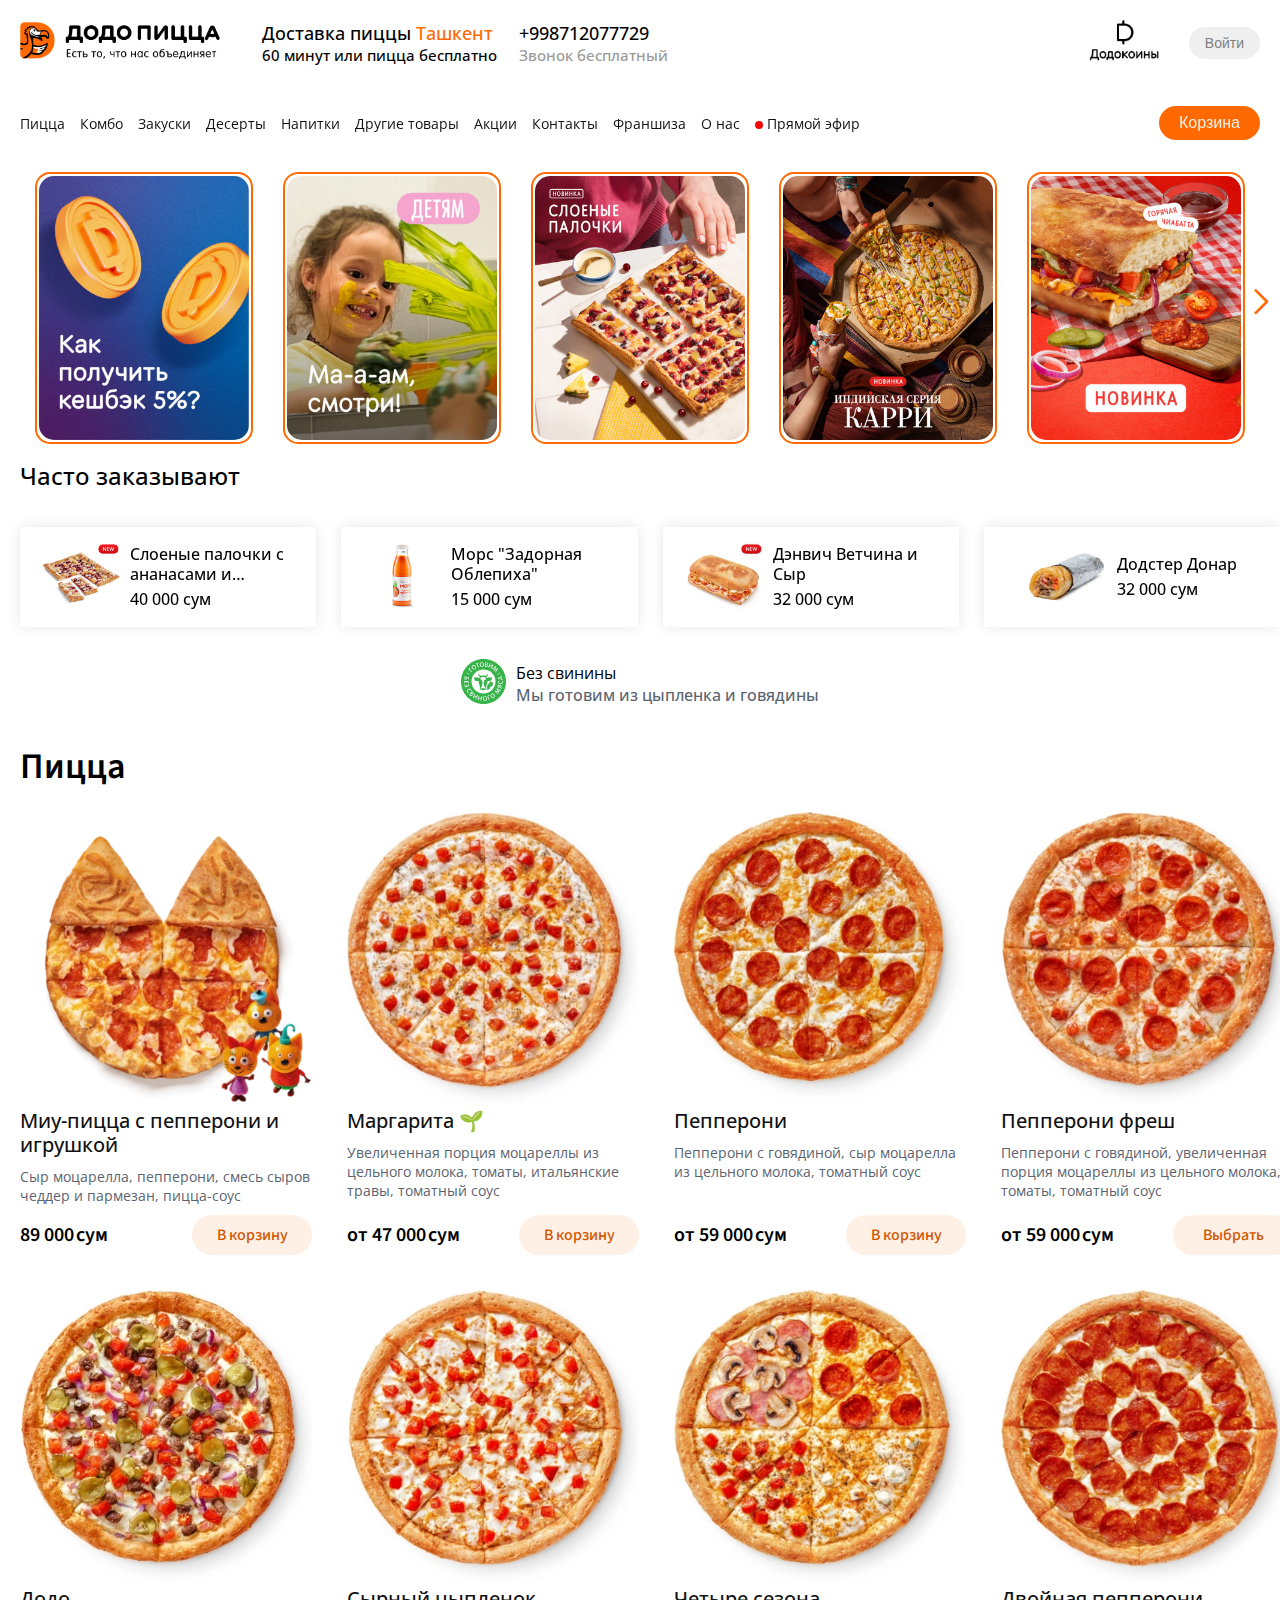
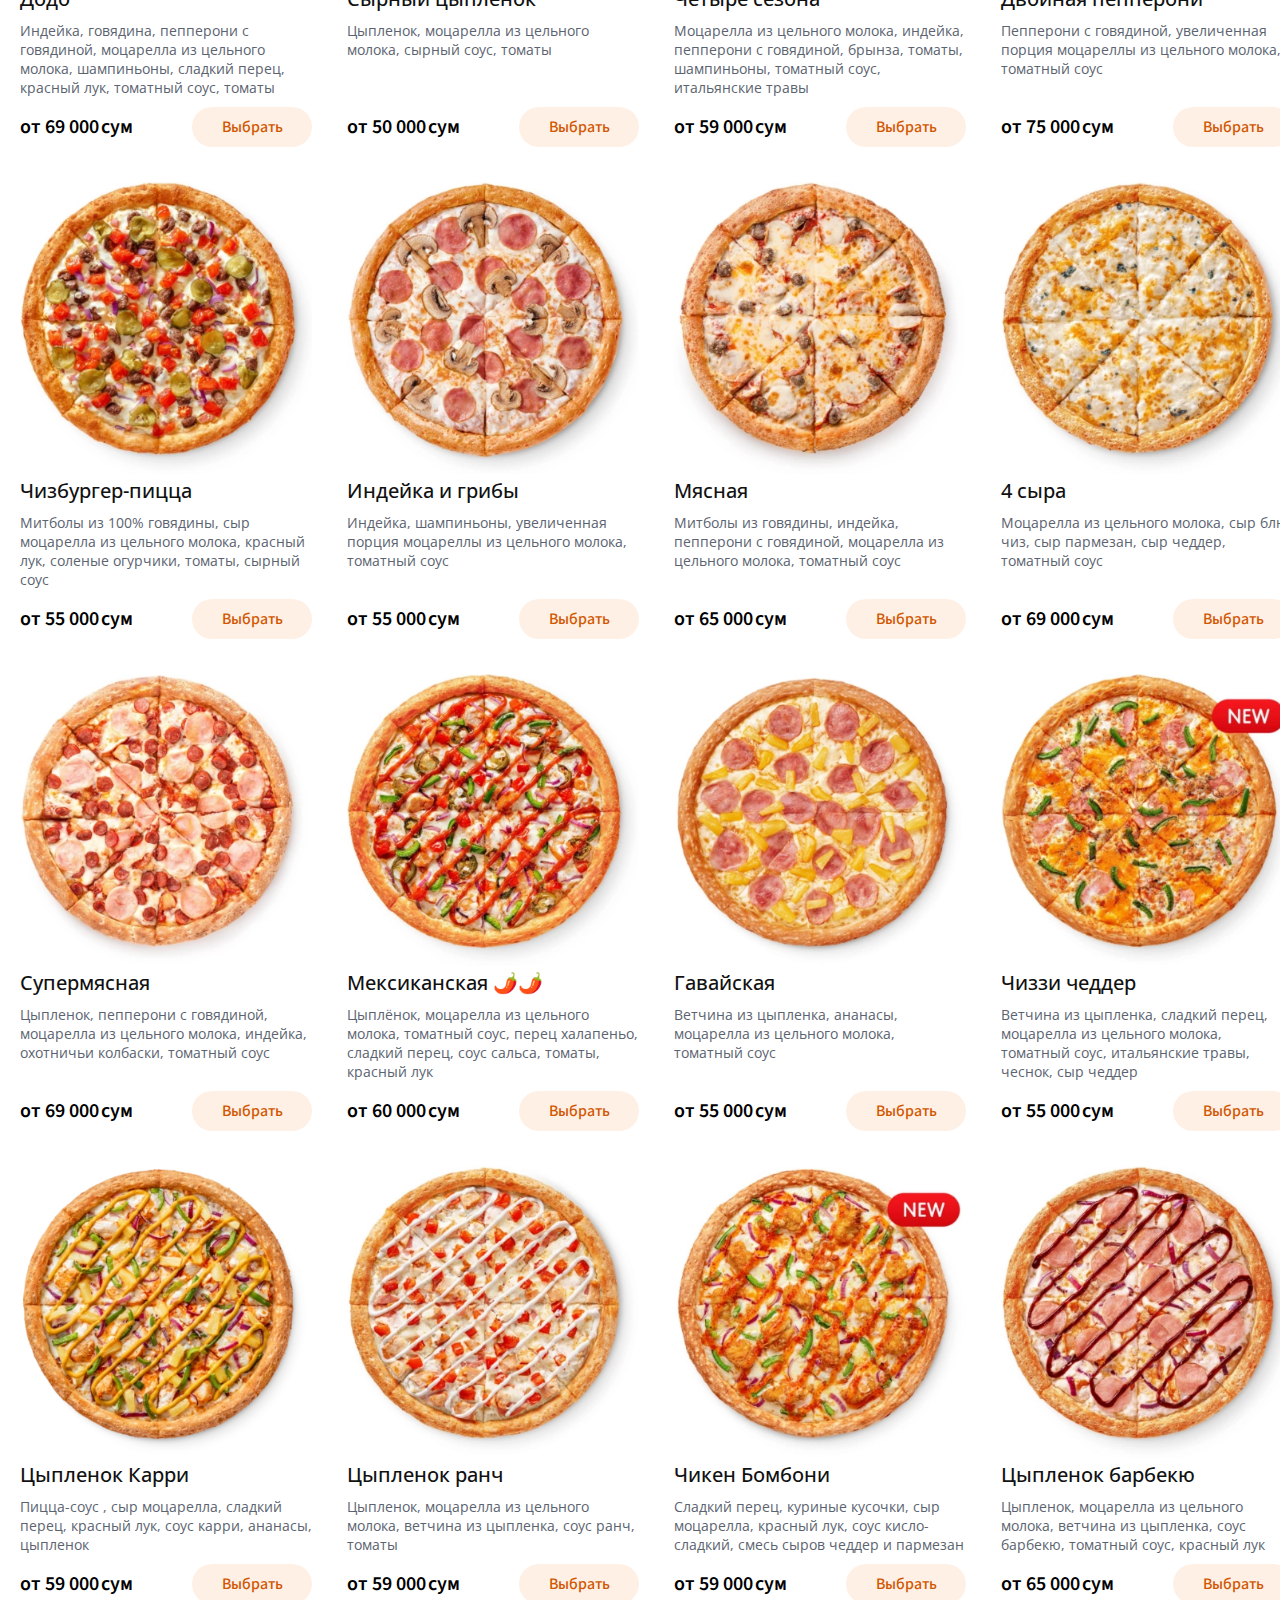
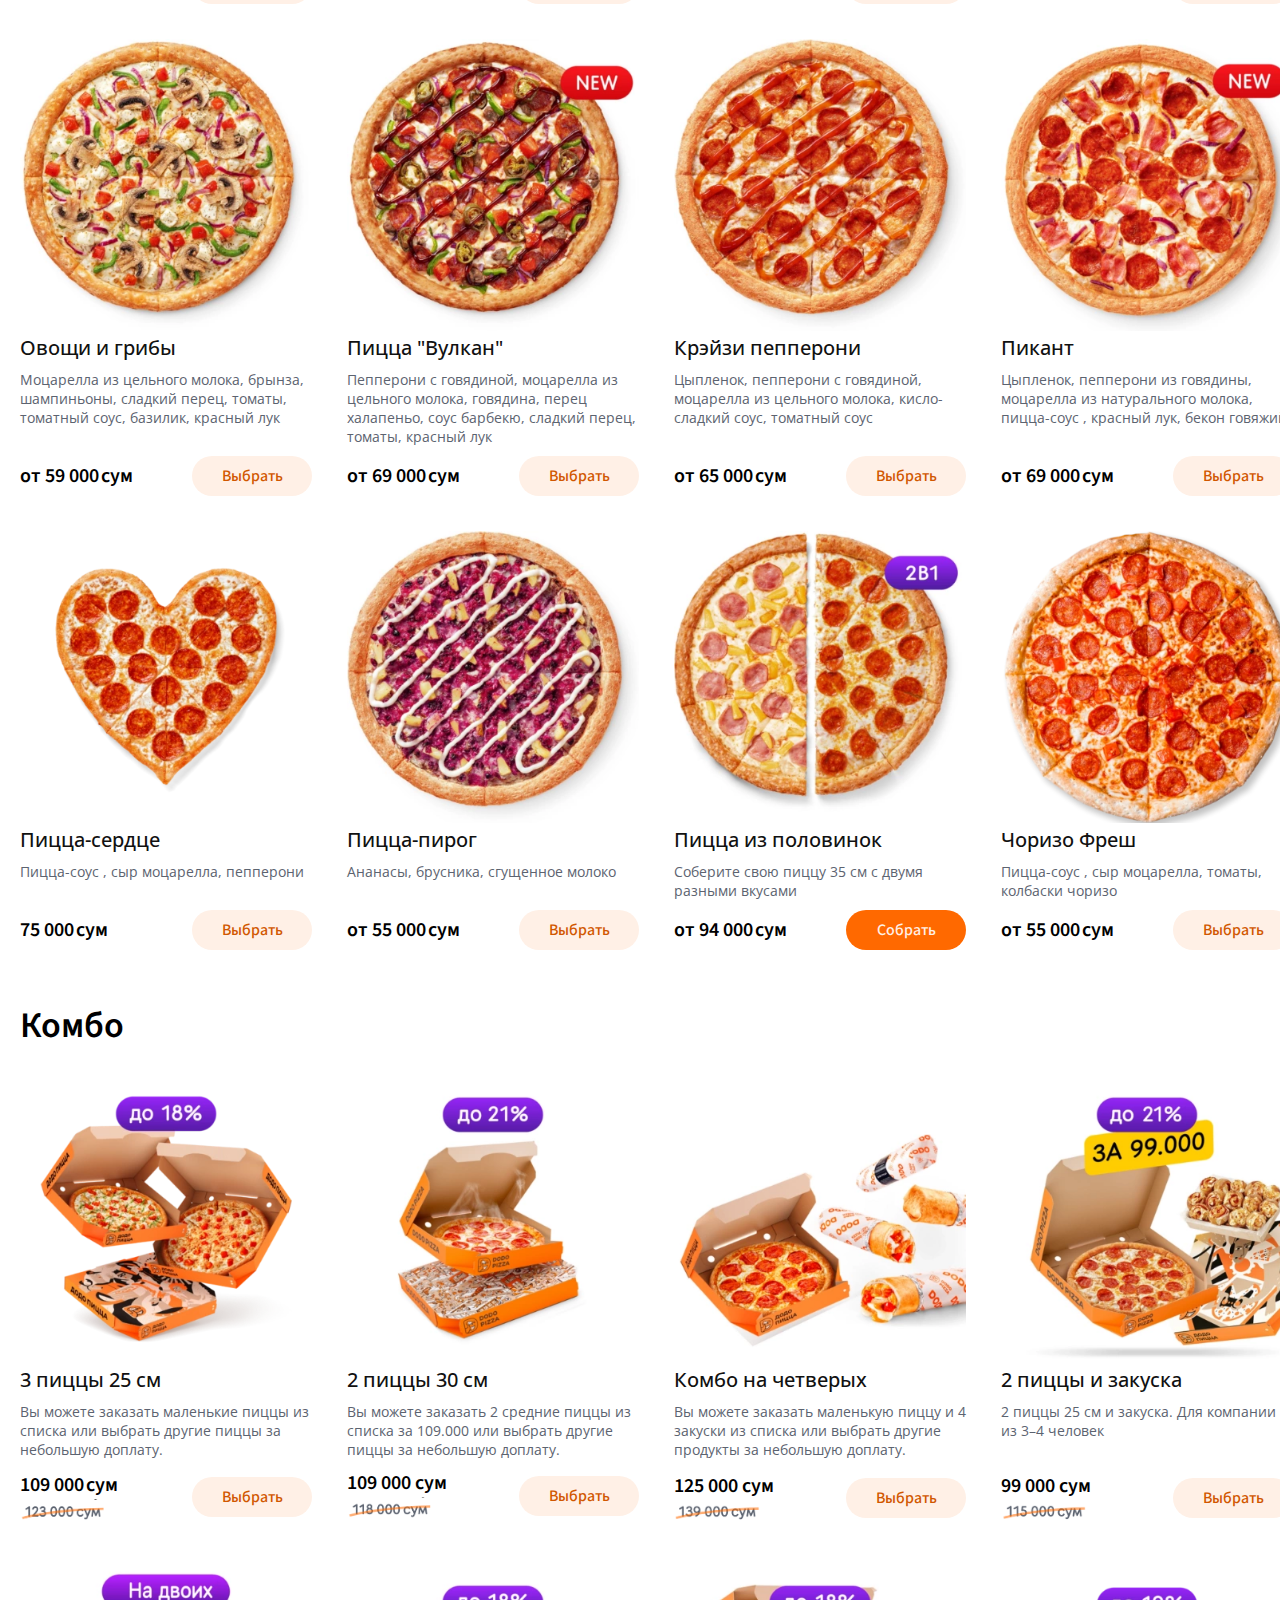
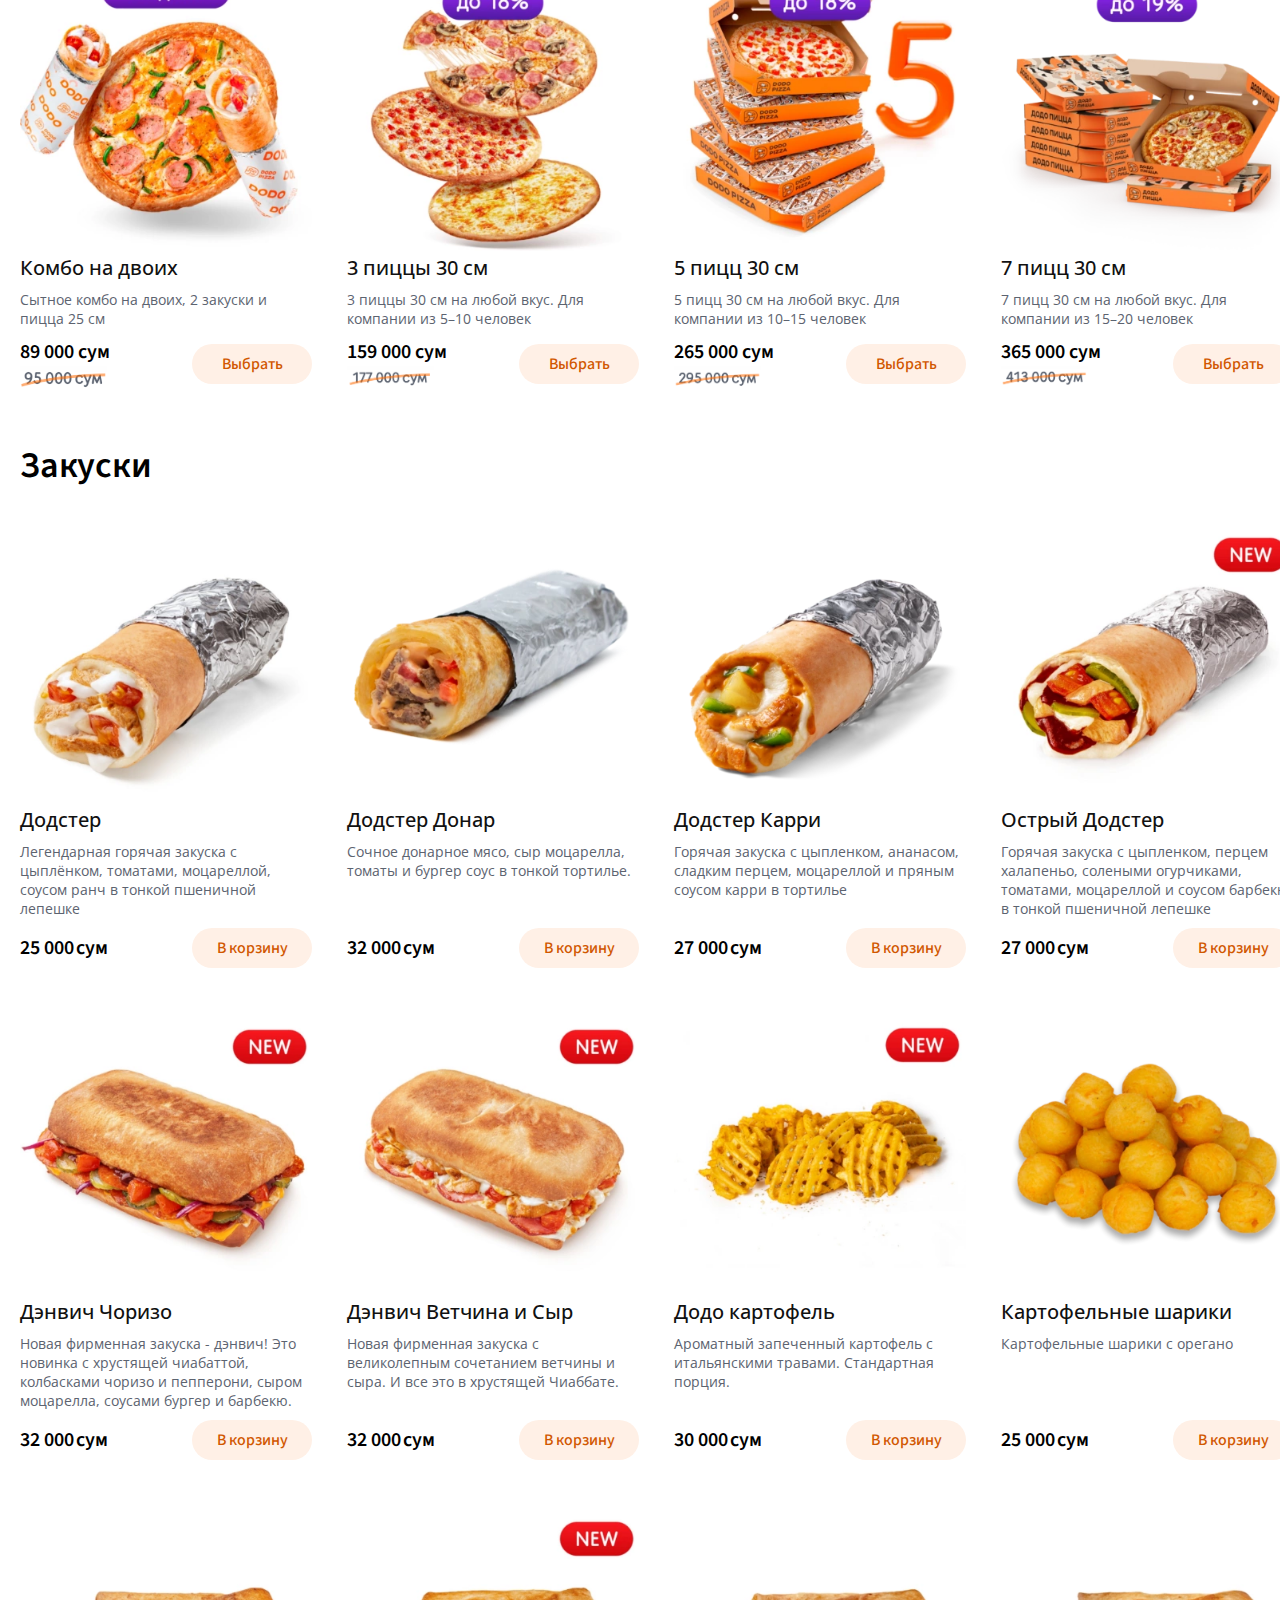
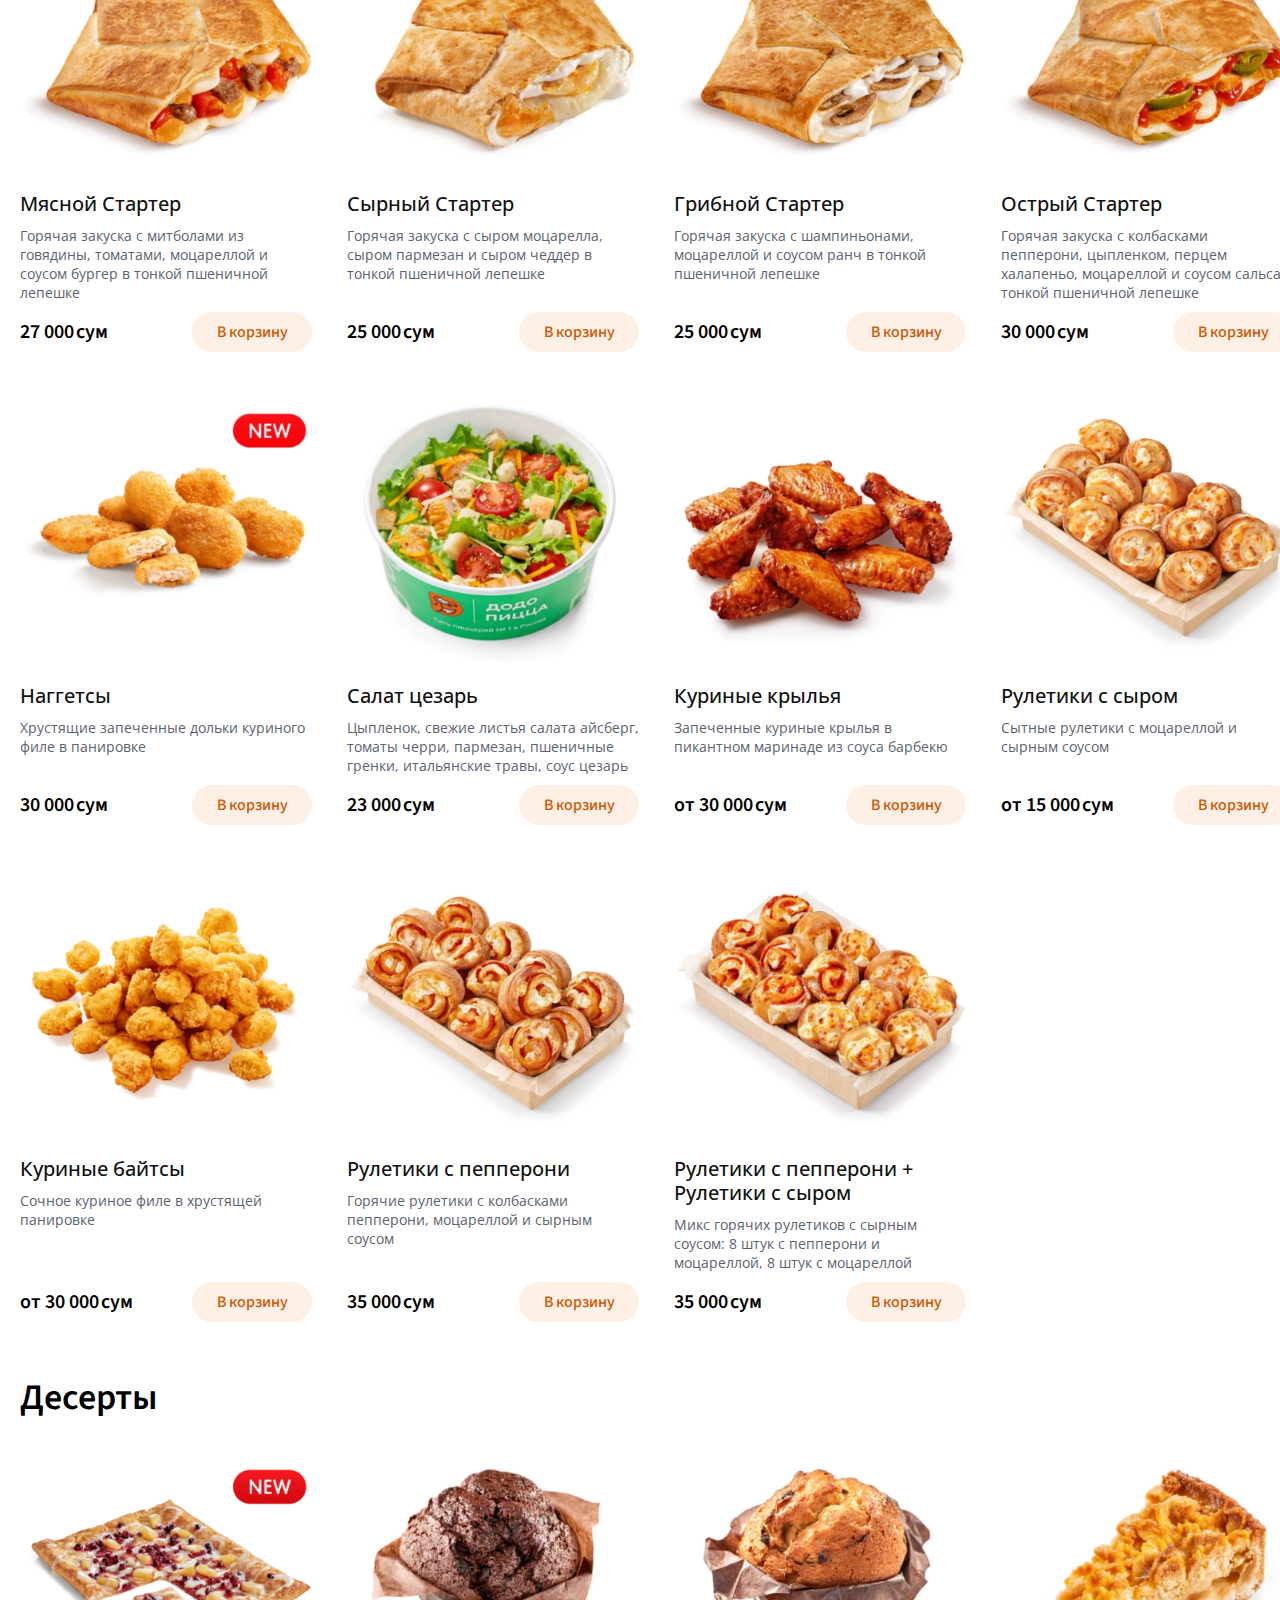
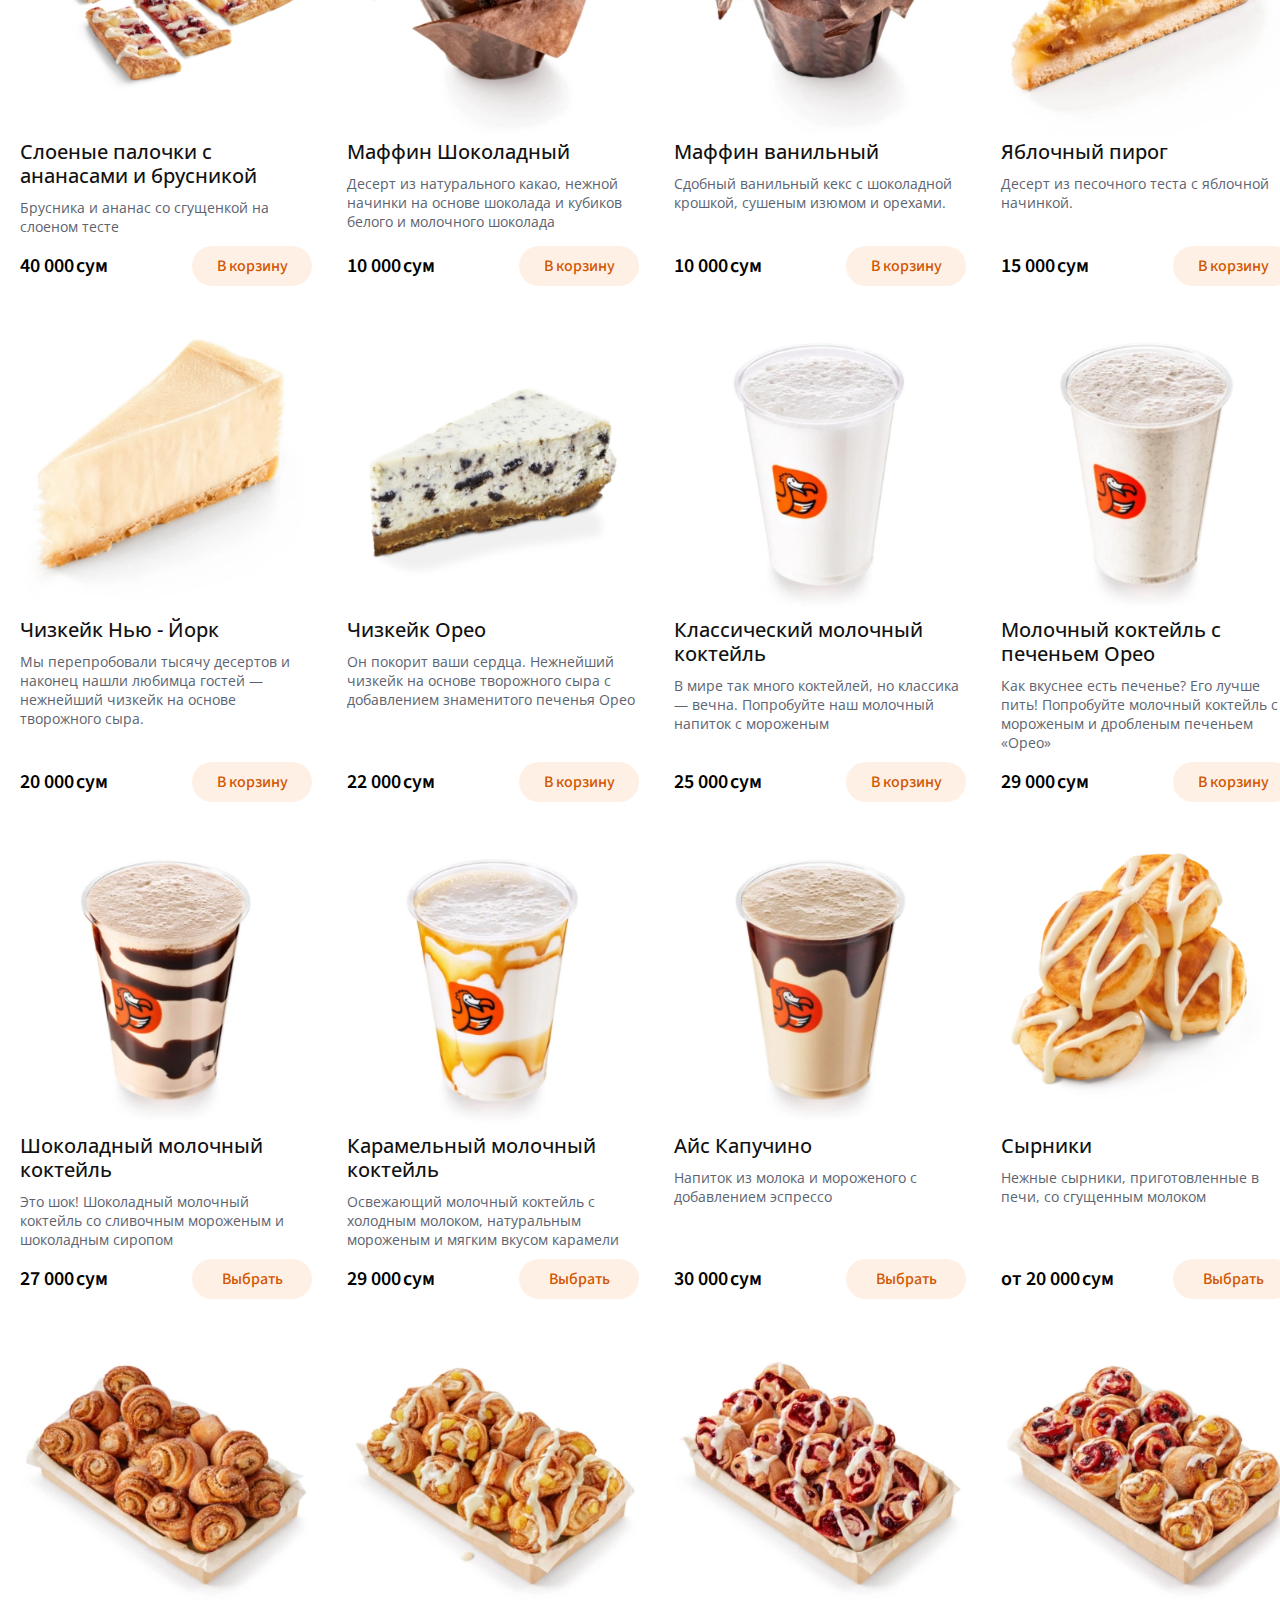
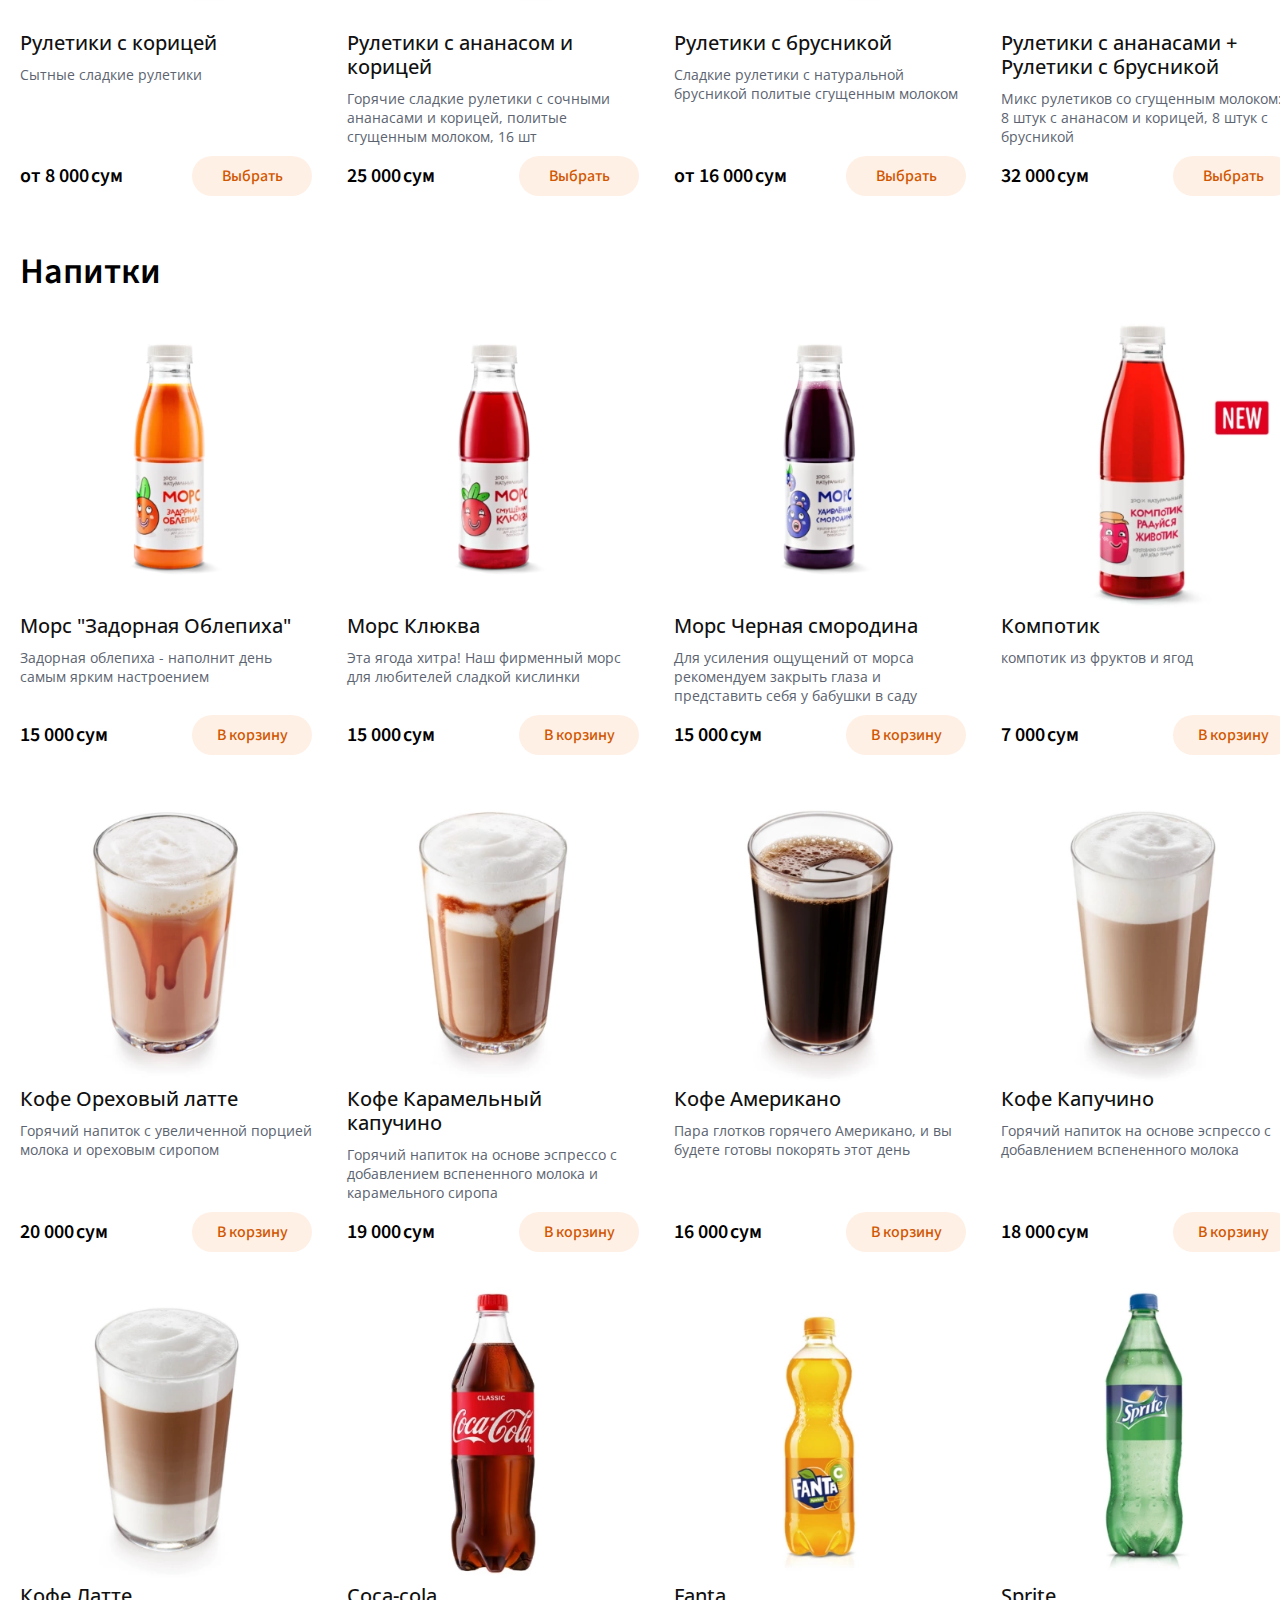
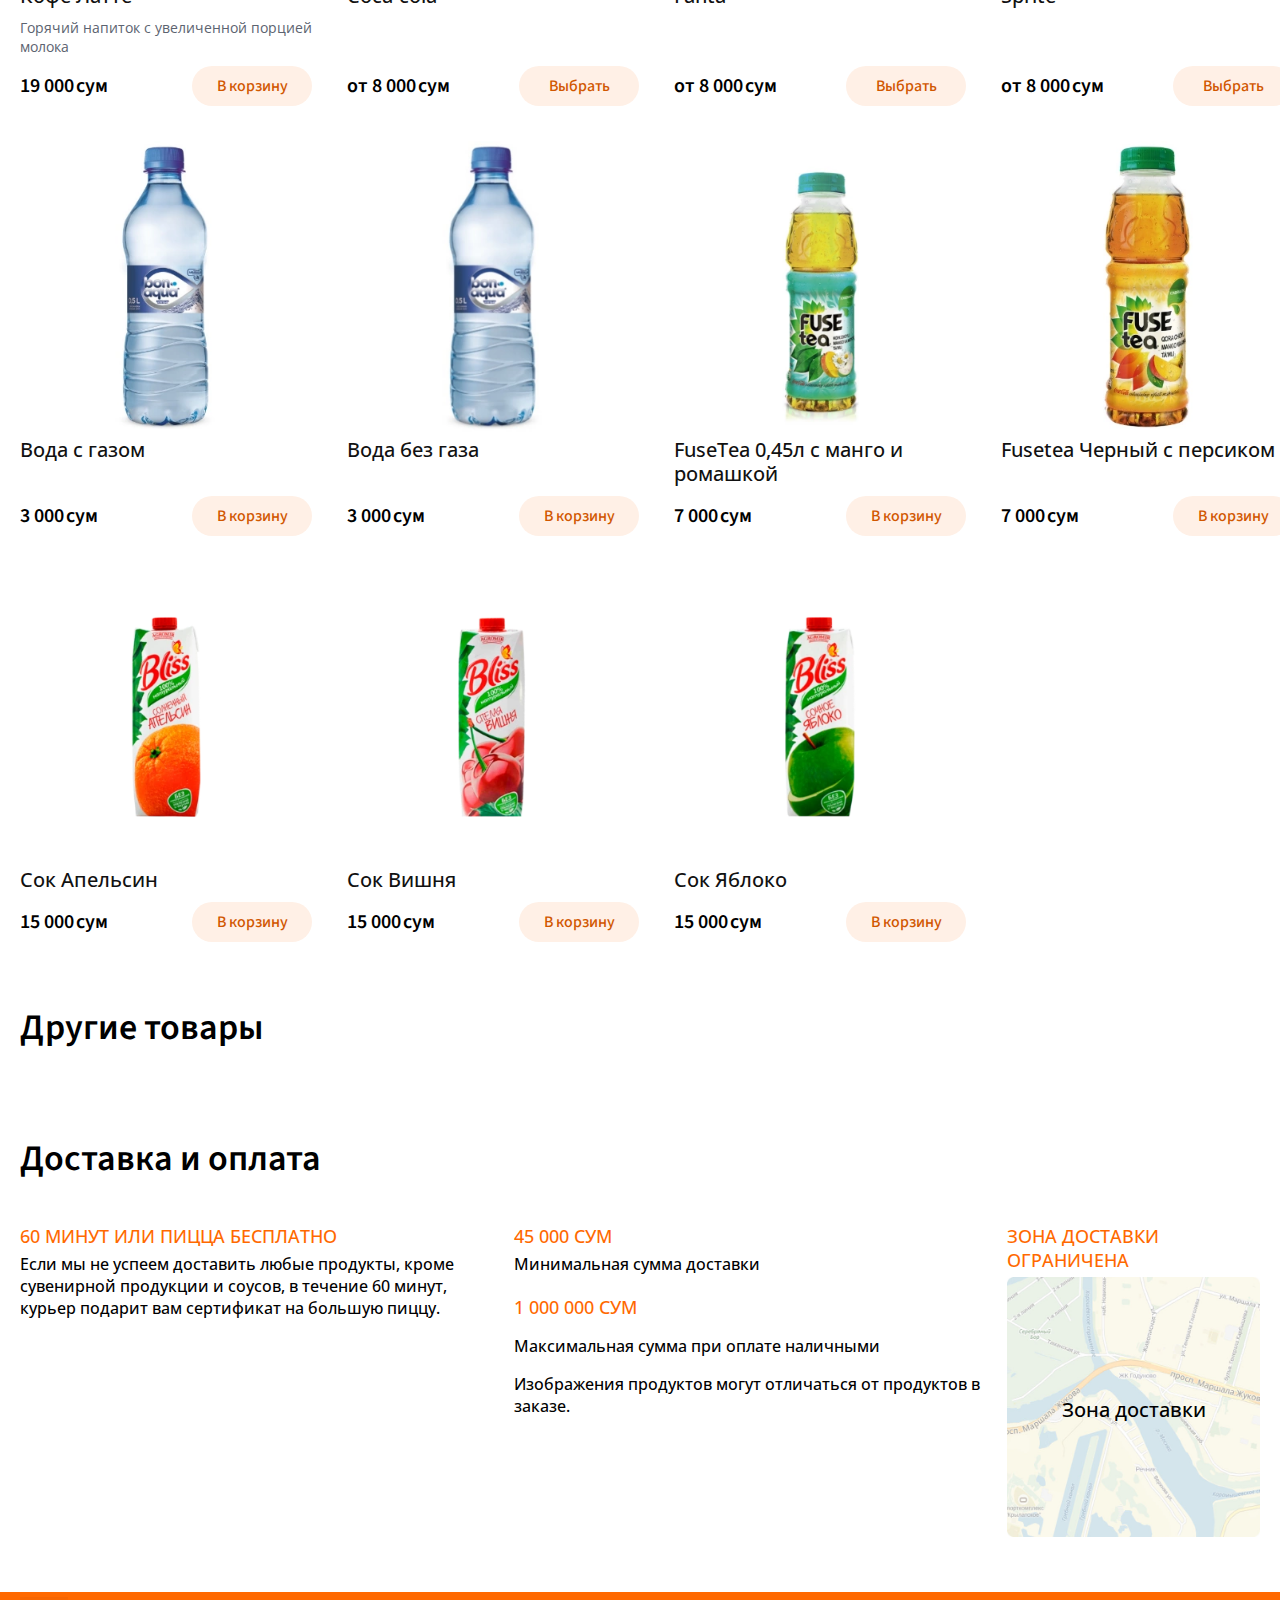
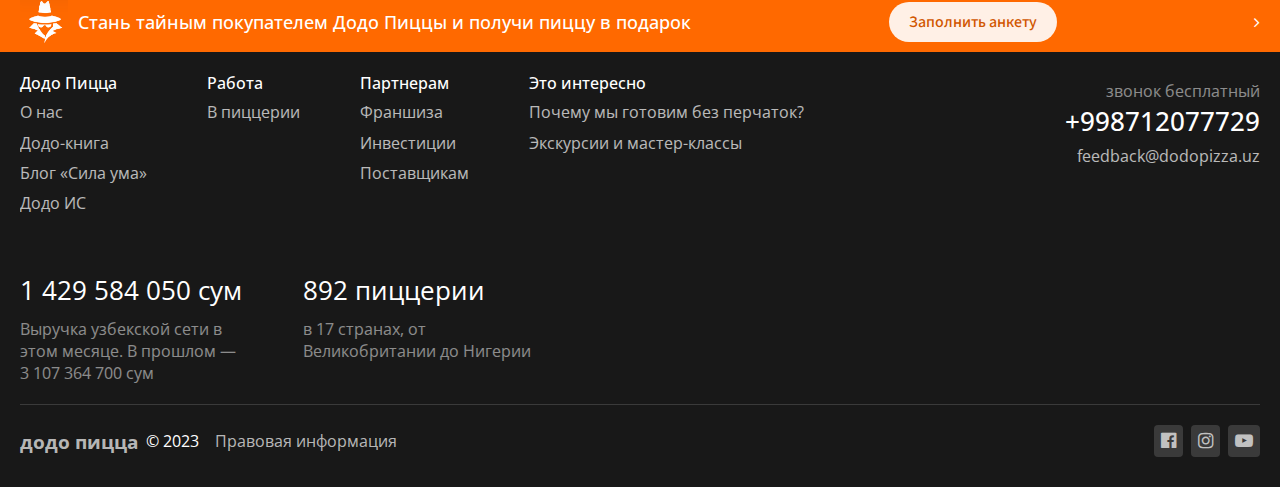
<file: index.html>
<!DOCTYPE html>
<html lang="en">

<head>
    <meta charset="UTF-8">
    <meta http-equiv="X-UA-Compatible" content="IE=edge">
    <meta name="viewport" content="width=device-width, initial-scale=1.0">
    <title>🍕 Додо Пицца Ташкент | Доставка пиццы за 60 минут или бесплатно</title>
    <!-- CSS -->
    <link rel="stylesheet" href="./css/main.css">
    <!-- fonts -->
    <link rel="preconnect" href="https://fonts.googleapis.com">
    <link rel="preconnect" href="https://fonts.gstatic.com" crossorigin>
    <link
        href="https://fonts.googleapis.com/css2?family=Open+Sans:ital,wght@0,300;0,400;0,500;0,600;0,700;0,800;1,300;1,400;1,500;1,600;1,700;1,800&family=Source+Sans+Pro:ital,wght@0,200;0,300;0,400;0,600;0,700;0,900;1,200;1,300;1,400;1,600;1,700;1,900&display=swap"
        rel="stylesheet">
    <!-- ICONS -->
    <link rel="stylesheet" href="./icons/font-awesome-4.7.0/css/font-awesome.min.css">
    <!-- SWIPER -->
    <link rel="stylesheet" href="https://cdn.jsdelivr.net/npm/swiper@8/swiper-bundle.min.css" />
</head>

<body>
    <!-- HEADER -->
    <header class="header">
        <div class="container">
            <div class="header-block">
                <div class="header__left">
                    <a class="header-left__logo" href="#">
                        <img class="header-logo__img" src="./img/dodo-logo/logo.PNG" alt="logo">
                    </a>
                    <div class="header__about">
                        <h3 class="header__about-title">
                            Доставка пиццы <a class="header__about-link" href="#">Ташкент</a>
                        </h3>
                        <p class="header__about-desc">
                            60 минут или пицца бесплатно
                        </p>
                    </div>
                    <div class="header__contact">
                        <h3 class="header__contact-tel">
                            +998712077729
                        </h3>
                        <p class="header__contact-info">
                            Звонок бесплатный
                        </p>
                    </div>
                </div>
                <button class="header-right__burger"><i class="fa fa-bars fa-2x" aria-hidden="true"></i></button>
                <div class="header__right">       
                    <a href="#" class="header-right__logo">
                        <img src="./img/dodo-coin/coin.PNG" alt="logo">
                    </a>
                    <button class="header-right__btn">
                        Войти
                    </button>
                </div>
            </div>
        </div>
    </header>
    <!-- NAV-MENU -->
    <nav class="menu">
        <div class="container">
            <div class="menu-block">
                <ul class="menu__items">
                    <li class="menu__item">
                        <a href="#pizza" class="menu-link" tabindex="1">Пицца</a>
                    </li>
                    <li class="menu__item">
                        <a href="#combo" class="menu-link" tabindex="2">Комбо</a>
                    </li>
                    <li class="menu__item">
                        <a href="#snack" class="menu-link">Закуски</a>
                    </li>
                    <li class="menu__item">
                        <a href="#deserts" class="menu-link">Десерты</a>
                    </li>
                    <li class="menu__item">
                        <a href="#drinks" class="menu-link">Напитки</a>
                    </li>
                    <li class="menu__item">
                        <a href="#other" class="menu-link">Другие товары</a>
                    </li>
                    <li class="menu__item none">
                        <a href="./stocks.html" class="menu-link">Акции</a>
                    </li>
                    <li class="menu__item none">
                        <a href="./contacts.html" class="menu-link">Контакты</a>
                    </li>
                    <li class="menu__item none">
                        <a href="#" class="menu-link">Франшиза</a>
                    </li>
                    <li class="menu__item none">
                        <a href="#" class="menu-link">О нас</a>
                    </li>
                    <li class="menu__item none">
                        <a href="#" class="menu-link">Прямой эфир</a>
                    </li>
                </ul>
                <button class="menu-btn">
                    Корзина
                </button>
            </div>
        </div>
    </nav>
    <section class="banner">
        <div class="container">
        <div class="banner-block">
            <div class="swiper banner__swiper">
                <div class="swiper-wrapper banner-wrapper">
                    <div class="swiper-slide banner__slide">
                        <div class="banner__img">
                            <img src="./img/banner/logo-350x440.jpg" alt="img">
                        </div>
                    </div>
                    <div class="swiper-slide banner__slide">
                        <div class="banner__img">
                            <img src="./img/banner/logo-350x440 (1).jpg" alt="img">
                        </div>
                    </div>
                    <div class="swiper-slide banner__slide">
                        <div class="banner__img">
                            <img src="./img/banner/logo-350x440 (2).jpg" alt="img">
                        </div>
                    </div>
                    <div class="swiper-slide banner__slide">
                        <div class="banner__img">
                            <img src="./img/banner/logo-350x440 (3).jpg" alt="img">
                        </div>
                    </div>
                    <div class="swiper-slide banner__slide">
                        <div class="banner__img">
                            <img src="./img/banner/logo-350x440 (4).jpg" alt="img">
                        </div>
                    </div>
                    <div class="swiper-slide banner__slide">
                        <div class="banner__img">
                            <img src="./img/banner/logo-350x440 (5).jpg" alt="img">
                        </div>
                    </div>
                    <div class="swiper-slide banner__slide">
                        <div class="banner__img">
                            <img src="./img/banner/logo-350x440 (6).jpg" alt="img">
                        </div>
                    </div>
                    <div class="swiper-slide banner__slide">
                        <div class="banner__img">
                            <img src="./img/banner/logo-350x440 (7).jpg" alt="img">
                        </div>
                    </div>
                    <div class="swiper-slide banner__slide">
                        <div class="banner__img">
                            <img src="./img/banner/logo-350x440 (8).jpg" alt="img">
                        </div>
                    </div>
                    <div class="swiper-slide banner__slide">
                        <div class="banner__img">
                            <img src="./img/banner/logo-350x440 (9).jpg" alt="img">
                        </div>
                    </div>
                    <div class="swiper-slide banner__slide">
                        <div class="banner__img">
                            <img src="./img/banner/logo-350x440 (10).jpg" alt="img">
                        </div>
                    </div>
                    <div class="swiper-slide banner__slide">
                        <div class="banner__img">
                            <img src="./img/banner/logo-350x440 (11).jpg" alt="img">
                        </div>
                    </div>
                </div>
            </div>
            <div class="swiper-button-next banner-swiper__next"></div>
            <div class="swiper-button-prev banner-swiper__prev"></div>
            </div>
        </div>
    </section>
    <section class="popular">
        <div class="container">
            <div class="popular-block">
                <h1 class="popular__title">
                    Часто заказывают
                </h1>
            </div>
        </div>
        <div class="popular-container">
            <div class="swiper-button-next popular-btn-next"></div>
            <div class="swiper-button-prev popular-btn-prev"></div>
            <div class="swiper popular-swiper">

                <div class="swiper-wrapper popular-wrapper">
                    <div class="swiper-slide popular-items">
                        <div class="popular-item">
                            <div class="popular-item__img">
                                <img src="./img/popular/img-1.webp" alt="img">
                            </div>
                            <div class="popular-item__info">
                                <h2 class="popular-info__name">
                                    Слоеные палочки с ананасами и брусникой
                                </h2>
                                <h3 class="popular-item__price">
                                    40 000 сум
                                </h3>
                            </div>
                        </div>
                    </div>
                    <div class="swiper-slide popular-items">
                        <div class="popular-item">
                            <div class="popular-item__img">
                                <img src="./img/popular/img-2.webp" alt="img">
                            </div>
                            <div class="popular-item__info">
                                <h2 class="popular-info__name">
                                    Морс "Задорная Облепиха"
                                </h2>
                                <h3 class="popular-item__price">
                                    15 000 сум
                                </h3>
                            </div>
                        </div>
                    </div>
                    <div class="swiper-slide popular-items">
                        <div class="popular-item">
                            <div class="popular-item__img">
                                <img src="./img/popular/img-3.webp" alt="img">
                            </div>
                            <div class="popular-item__info">
                                <h2 class="popular-info__name">
                                    Дэнвич Ветчина и Сыр
                                </h2>
                                <h3 class="popular-item__price">
                                    32 000 сум
                                </h3>
                            </div>
                        </div>
                    </div>
                    <div class="swiper-slide popular-items">
                        <div class="popular-item">
                            <div class="popular-item__img">
                                <img src="./img/popular/img-4.webp" alt="img">
                            </div>
                            <div class="popular-item__info">
                                <h2 class="popular-info__name">
                                    Додстер Донар
                                </h2>
                                <h3 class="popular-item__price">
                                    32 000 сум
                                </h3>
                            </div>
                        </div>
                    </div>
                    <div class="swiper-slide popular-items">
                        <div class="popular-item">
                            <div class="popular-item__img">
                                <img src="./img/popular/img-5.webp" alt="img">
                            </div>
                            <div class="popular-item__info">
                                <h2 class="popular-info__name">
                                    Дэнвич Чоризо
                                </h2>
                                <h3 class="popular-item__price">
                                    32 000 сум
                                </h3>
                            </div>
                        </div>
                    </div>
                    <div class="swiper-slide popular-items">
                        <div class="popular-item">
                            <div class="popular-item__img">
                                <img src="./img/popular/img-6.webp" alt="img">
                            </div>
                            <div class="popular-item__info">
                                <h2 class="popular-info__name">
                                    3 пиццы 25 см
                                </h2>
                                <h3 class="popular-item__price">
                                    109 000 сум
                                </h3>
                            </div>
                        </div>
                    </div>
                    <div class="swiper-slide popular-items">
                        <div class="popular-item">
                            <div class="popular-item__img">
                                <img src="./img/popular/img-7.webp" alt="img">
                            </div>
                            <div class="popular-item__info">
                                <h2 class="popular-info__name">
                                    Чизкейк Орео
                                </h2>
                                <h3 class="popular-item__price">
                                    22 000 сум
                                </h3>
                            </div>
                        </div>
                    </div>
                    <div class="swiper-slide popular-items">
                        <div class="popular-item">
                            <div class="popular-item__img">
                                <img src="./img/popular/img-8.webp" alt="img">
                            </div>
                            <div class="popular-item__info">
                                <h2 class="popular-info__name">
                                    Пепперони
                                </h2>
                                <h3 class="popular-item__price">
                                    от 59 000 сум
                                </h3>
                            </div>
                        </div>
                    </div>
                    <div class="swiper-slide popular-items">
                        <div class="popular-item">
                            <div class="popular-item__img">
                                <img src="./img/popular/img-9.webp" alt="img">
                            </div>
                            <div class="popular-item__info">
                                <h2 class="popular-info__name">
                                    Чоризо Фреш
                                </h2>
                                <h3 class="popular-item__price">
                                    от 55 000 сум
                                </h3>
                            </div>
                        </div>
                    </div>
                    <div class="swiper-slide popular-items">
                        <div class="popular-item">
                            <div class="popular-item__img">
                                <img src="./img/popular/img-10.webp" alt="img">
                            </div>
                            <div class="popular-item__info">
                                <h2 class="popular-info__name">
                                    2 пиццы 30 см
                                </h2>
                                <h3 class="popular-item__price">
                                    109 000 сум
                                </h3>
                            </div>
                        </div>
                    </div>
                    <div class="swiper-slide popular-items">
                        <div class="popular-item">
                            <div class="popular-item__img">
                                <img src="./img/popular/img-11.webp" alt="img">
                            </div>
                            <div class="popular-item__info">
                                <h2 class="popular-info__name">
                                    Яблочный пирог
                                </h2>
                                <h3 class="popular-item__price">
                                    15 000 сум
                                </h3>
                            </div>
                        </div>
                    </div>
                    <div class="swiper-slide popular-items">
                        <div class="popular-item">
                            <div class="popular-item__img">
                                <img src="./img/popular/img-12.webp" alt="img">
                            </div>
                            <div class="popular-item__info">
                                <h2 class="popular-info__name">
                                    Морс Клюква
                                </h2>
                                <h3 class="popular-item__price">
                                    15 000 сум
                                </h3>
                            </div>
                        </div>
                    </div>
                    <div class="swiper-slide popular-items">
                        <div class="popular-item">
                            <div class="popular-item__img">
                                <img src="./img/popular/img-13.webp" alt="img">
                            </div>
                            <div class="popular-item__info">
                                <h2 class="popular-info__name">
                                    Додо
                                </h2>
                                <h3 class="popular-item__price">
                                    от 69 000 сум
                                </h3>
                            </div>
                        </div>
                    </div>
                    <div class="swiper-slide popular-items">

                    </div>
                    <div class="swiper-slide popular-items">

                    </div>
                </div>
            </div>
        </div>
    </section>
    <div class="sertification">
        <div class="sertification-block">
            <div class="sertification__img">
                <img src="./img/sertification/f30f1ab8cd7a7a54476d.svg" alt="img">
            </div>
            <div class="sertification__info">
                <h2 class="sertification__title">Без свинины</h2>
                <p class="sertification__desc">Мы готовим из цыпленка и говядины</p>
            </div>
        </div>
    </div>
    <!-- MAIN -->
    <main class="main">
        <!-- PIZZA -->
        <section id="pizza" class="pizza">
            <div class="container">
                <div class="pizza-block">
                    <h1 class="pizza-title">
                        Пицца
                    </h1>
                    <div class="pizza-items">
                        <div class="pizza-item">
                            <div class="pizza-item__block">
                                <div class="pizza-item__img">
                                    <img src="./img/pizza/1.webp" alt="pizza">
                                </div>
                                <div class="pizza-item__info">
                                    <a href="#" class="pizza-item__link">
                                        <h1 class="pizza-item__title">Миу-пицца с пепперони и игрушкой</h1>
                                    </a>
                                    <p class="pizza-item__desc">Сыр моцарелла, пепперони, смесь сыров чеддер и пармезан,
                                        пицца-соус</p>
                                </div>
                            </div>
                            <div class="pizza-item__price">
                                <p>89 000 сум</p>
                                <button>В корзину</button>
                            </div>
                        </div>
                        <div class="pizza-item">
                            <div class="pizza-item__block">
                                <div class="pizza-item__img">
                                    <img src="./img/pizza/2.webp" alt="pizza">
                                </div>
                                <div class="pizza-item__info">
                                    <a href="#" class="pizza-item__link">
                                        <h1 class="pizza-item__title">Маргарита 🌱</h1>
                                    </a>
                                    <p class="pizza-item__desc">Увеличенная порция моцареллы из цельного молока, томаты,
                                        итальянские травы, томатный соус</p>
                                </div>
                            </div>
                            <div class="pizza-item__price">
                                <p>от 47 000 сум</p>
                                <button>В корзину</button>
                            </div>
                        </div>
                        <div class="pizza-item">
                            <div class="pizza-item__block">
                                <div class="pizza-item__img">
                                    <img src="./img/pizza/3.webp" alt="pizza">
                                </div>
                                <div class="pizza-item__info">
                                    <a href="#" class="pizza-item__link">
                                        <h1 class="pizza-item__title">Пепперони</h1>
                                    </a>
                                    <p class="pizza-item__desc">Пепперони с говядиной, сыр моцарелла из цельного молока,
                                        томатный соус</p>
                                </div>
                            </div>
                            <div class="pizza-item__price">
                                <p>от 59 000 сум</p>
                                <button>В корзину</button>
                            </div>
                        </div>
                        <div class="pizza-item">
                            <div class="pizza-item__block">
                                <div class="pizza-item__img">
                                    <img src="./img/pizza/4.webp" alt="pizza">
                                </div>
                                <div class="pizza-item__info">
                                    <a href="#" class="pizza-item__link">
                                        <h1 class="pizza-item__title">Пепперони фреш</h1>
                                    </a>
                                    <p class="pizza-item__desc">Пепперони с говядиной, увеличенная порция моцареллы из
                                        цельного молока, томаты, томатный соус</p>
                                </div>
                            </div>
                            <div class="pizza-item__price">
                                <p>от 59 000 сум</p>
                                <button>Выбрать</button>
                            </div>
                        </div>
                        <div class="pizza-item">
                            <div class="pizza-item__block">
                                <div class="pizza-item__img">
                                    <img src="./img/pizza/5.webp" alt="pizza">
                                </div>
                                <div class="pizza-item__info">
                                    <a href="#" class="pizza-item__link">
                                        <h1 class="pizza-item__title">Додо</h1>
                                    </a>
                                    <p class="pizza-item__desc">Индейка, говядина, пепперони с говядиной, моцарелла из
                                        цельного молока, шампиньоны, сладкий перец, красный лук, томатный соус, томаты
                                    </p>
                                </div>
                            </div>
                            <div class="pizza-item__price">
                                <p>от 69 000 сум</p>
                                <button>Выбрать</button>
                            </div>
                        </div>
                        <div class="pizza-item">
                            <div class="pizza-item__block">
                                <div class="pizza-item__img">
                                    <img src="./img/pizza/6.webp" alt="pizza">
                                </div>
                                <div class="pizza-item__info">
                                    <a href="#" class="pizza-item__link">
                                        <h1 class="pizza-item__title">Сырный цыпленок</h1>
                                    </a>
                                    <p class="pizza-item__desc">Цыпленок, моцарелла из цельного молока, сырный соус,
                                        томаты</p>
                                </div>
                            </div>
                            <div class="pizza-item__price">
                                <p>от 50 000 сум</p>
                                <button>Выбрать</button>
                            </div>
                        </div>
                        <div class="pizza-item">
                            <div class="pizza-item__block">
                                <div class="pizza-item__img">
                                    <img src="./img/pizza/7.webp" alt="pizza">
                                </div>
                                <div class="pizza-item__info">
                                    <a href="#" class="pizza-item__link">
                                        <h1 class="pizza-item__title">Четыре сезона</h1>
                                    </a>
                                    <p class="pizza-item__desc">Моцарелла из цельного молока, индейка, пепперони с
                                        говядиной, брынза, томаты, шампиньоны, томатный соус, итальянские травы</p>
                                </div>
                            </div>
                            <div class="pizza-item__price">
                                <p>от 59 000 сум</p>
                                <button>Выбрать</button>
                            </div>
                        </div>
                        <div class="pizza-item">
                            <div class="pizza-item__block">
                                <div class="pizza-item__img">
                                    <img src="./img/pizza/8.webp" alt="pizza">
                                </div>
                                <div class="pizza-item__info">
                                    <a href="#" class="pizza-item__link">
                                        <h1 class="pizza-item__title">Двойная пепперони</h1>
                                    </a>
                                    <p class="pizza-item__desc">Пепперони с говядиной, увеличенная порция моцареллы из
                                        цельного молока, томатный соус</p>
                                </div>
                            </div>
                            <div class="pizza-item__price">
                                <p>от 75 000 сум</p>
                                <button>Выбрать</button>
                            </div>
                        </div>
                        <div class="pizza-item">
                            <div class="pizza-item__block">
                                <div class="pizza-item__img">
                                    <img src="./img/pizza/9.webp" alt="pizza">
                                </div>
                                <div class="pizza-item__info">
                                    <a href="#" class="pizza-item__link">
                                        <h1 class="pizza-item__title">Чизбургер-пицца</h1>
                                    </a>
                                    <p class="pizza-item__desc">Митболы из 100% говядины, сыр моцарелла из цельного
                                        молока, красный лук, соленые огурчики, томаты, сырный соус</p>
                                </div>
                            </div>
                            <div class="pizza-item__price">
                                <p>от 55 000 сум</p>
                                <button>Выбрать</button>
                            </div>
                        </div>
                        <div class="pizza-item">
                            <div class="pizza-item__block">
                                <div class="pizza-item__img">
                                    <img src="./img/pizza/10.webp" alt="pizza">
                                </div>
                                <div class="pizza-item__info">
                                    <a href="#" class="pizza-item__link">
                                        <h1 class="pizza-item__title">Индейка и грибы</h1>
                                    </a>
                                    <p class="pizza-item__desc">Индейка, шампиньоны, увеличенная порция моцареллы из
                                        цельного молока, томатный соус</p>
                                </div>
                            </div>
                            <div class="pizza-item__price">
                                <p>от 55 000 сум</p>
                                <button>Выбрать</button>
                            </div>
                        </div>
                        <div class="pizza-item">
                            <div class="pizza-item__block">
                                <div class="pizza-item__img">
                                    <img src="./img/pizza/11.webp" alt="pizza">
                                </div>
                                <div class="pizza-item__info">
                                    <a href="#" class="pizza-item__link">
                                        <h1 class="pizza-item__title">Мясная</h1>
                                    </a>
                                    <p class="pizza-item__desc">Митболы из говядины, индейка, пепперони с говядиной,
                                        моцарелла из цельного молока, томатный соус</p>
                                </div>
                            </div>
                            <div class="pizza-item__price">
                                <p>от 65 000 сум</p>
                                <button>Выбрать</button>
                            </div>
                        </div>
                        <div class="pizza-item">
                            <div class="pizza-item__block">
                                <div class="pizza-item__img">
                                    <img src="./img/pizza/12.webp" alt="pizza">
                                </div>
                                <div class="pizza-item__info">
                                    <a href="#" class="pizza-item__link">
                                        <h1 class="pizza-item__title">4 сыра</h1>
                                    </a>
                                    <p class="pizza-item__desc">Моцарелла из цельного молока, сыр блю чиз, сыр пармезан,
                                        сыр чеддер, томатный соус</p>
                                </div>
                            </div>
                            <div class="pizza-item__price">
                                <p>от 69 000 сум</p>
                                <button>Выбрать</button>
                            </div>
                        </div>
                        <div class="pizza-item">
                            <div class="pizza-item__block">
                                <div class="pizza-item__img">
                                    <img src="./img/pizza/13.webp" alt="pizza">
                                </div>
                                <div class="pizza-item__info">
                                    <a href="#" class="pizza-item__link">
                                        <h1 class="pizza-item__title">Супермясная</h1>
                                    </a>
                                    <p class="pizza-item__desc">Цыпленок, пепперони с говядиной, моцарелла из цельного
                                        молока, индейка, охотничьи колбаски, томатный соус</p>
                                </div>
                            </div>
                            <div class="pizza-item__price">
                                <p>от 69 000 сум</p>
                                <button>Выбрать</button>
                            </div>
                        </div>
                        <div class="pizza-item">
                            <div class="pizza-item__block">
                                <div class="pizza-item__img">
                                    <img src="./img/pizza/14.webp" alt="pizza">
                                </div>
                                <div class="pizza-item__info">
                                    <a href="#" class="pizza-item__link">
                                        <h1 class="pizza-item__title">Мексиканская 🌶️🌶️</h1>
                                    </a>
                                    <p class="pizza-item__desc">Цыплёнок, моцарелла из цельного молока, томатный соус,
                                        перец халапеньо, сладкий перец, соус сальса, томаты, красный лук</p>
                                </div>
                            </div>
                            <div class="pizza-item__price">
                                <p>от 60 000 сум</p>
                                <button>Выбрать</button>
                            </div>
                        </div>
                        <div class="pizza-item">
                            <div class="pizza-item__block">
                                <div class="pizza-item__img">
                                    <img src="./img/pizza/15.webp" alt="pizza">
                                </div>
                                <div class="pizza-item__info">
                                    <a href="#" class="pizza-item__link">
                                        <h1 class="pizza-item__title">Гавайская</h1>
                                    </a>
                                    <p class="pizza-item__desc">Ветчина из цыпленка, ананасы, моцарелла из цельного
                                        молока, томатный соус</p>
                                </div>
                            </div>
                            <div class="pizza-item__price">
                                <p>от 55 000 сум</p>
                                <button>Выбрать</button>
                            </div>
                        </div>
                        <div class="pizza-item">
                            <div class="pizza-item__block">
                                <div class="pizza-item__img">
                                    <img src="./img/pizza/16.webp" alt="pizza">
                                </div>
                                <div class="pizza-item__info">
                                    <a href="#" class="pizza-item__link">
                                        <h1 class="pizza-item__title">Чиззи чеддер</h1>
                                    </a>
                                    <p class="pizza-item__desc">Ветчина из цыпленка, сладкий перец, моцарелла из
                                        цельного молока, томатный соус, итальянские травы, чеснок, сыр чеддер</p>
                                </div>
                            </div>
                            <div class="pizza-item__price">
                                <p>от 55 000 сум</p>
                                <button>Выбрать</button>
                            </div>
                        </div>
                        <div class="pizza-item">
                            <div class="pizza-item__block">
                                <div class="pizza-item__img">
                                    <img src="./img/pizza/17.webp" alt="pizza">
                                </div>
                                <div class="pizza-item__info">
                                    <a href="#" class="pizza-item__link">
                                        <h1 class="pizza-item__title">Цыпленок Карри</h1>
                                    </a>
                                    <p class="pizza-item__desc">Пицца-соус , сыр моцарелла, сладкий перец, красный лук,
                                        соус карри, ананасы, цыпленок</p>
                                </div>
                            </div>
                            <div class="pizza-item__price">
                                <p>от 59 000 сум</p>
                                <button>Выбрать</button>
                            </div>
                        </div>
                        <div class="pizza-item">
                            <div class="pizza-item__block">
                                <div class="pizza-item__img">
                                    <img src="./img/pizza/18.webp" alt="pizza">
                                </div>
                                <div class="pizza-item__info">
                                    <a href="#" class="pizza-item__link">
                                        <h1 class="pizza-item__title">Цыпленок ранч</h1>
                                    </a>
                                    <p class="pizza-item__desc">Цыпленок, моцарелла из цельного молока, ветчина из
                                        цыпленка, соус ранч, томаты</p>
                                </div>
                            </div>
                            <div class="pizza-item__price">
                                <p>от 59 000 сум</p>
                                <button>Выбрать</button>
                            </div>
                        </div>
                        <div class="pizza-item">
                            <div class="pizza-item__block">
                                <div class="pizza-item__img">
                                    <img src="./img/pizza/19.webp" alt="pizza">
                                </div>
                                <div class="pizza-item__info">
                                    <a href="#" class="pizza-item__link">
                                        <h1 class="pizza-item__title">Чикен Бомбони</h1>
                                    </a>
                                    <p class="pizza-item__desc">Сладкий перец, куриные кусочки, сыр моцарелла, красный
                                        лук, соус кисло-сладкий, смесь сыров чеддер и пармезан</p>
                                </div>
                            </div>
                            <div class="pizza-item__price">
                                <p>от 59 000 сум</p>
                                <button>Выбрать</button>
                            </div>
                        </div>
                        <div class="pizza-item">
                            <div class="pizza-item__block">
                                <div class="pizza-item__img">
                                    <img src="./img/pizza/20.webp" alt="pizza">
                                </div>
                                <div class="pizza-item__info">
                                    <a href="#" class="pizza-item__link">
                                        <h1 class="pizza-item__title">Цыпленок барбекю</h1>
                                    </a>
                                    <p class="pizza-item__desc">Цыпленок, моцарелла из цельного молока, ветчина из
                                        цыпленка, соус барбекю, томатный соус, красный лук</p>
                                </div>
                            </div>
                            <div class="pizza-item__price">
                                <p>от 65 000 сум</p>
                                <button>Выбрать</button>
                            </div>
                        </div>
                        <div class="pizza-item">
                            <div class="pizza-item__block">
                                <div class="pizza-item__img">
                                    <img src="./img/pizza/21.webp" alt="pizza">
                                </div>
                                <div class="pizza-item__info">
                                    <a href="#" class="pizza-item__link">
                                        <h1 class="pizza-item__title">Овощи и грибы</h1>
                                    </a>
                                    <p class="pizza-item__desc">Моцарелла из цельного молока, брынза, шампиньоны,
                                        сладкий перец, томаты, томатный соус, базилик, красный лук</p>
                                </div>
                            </div>
                            <div class="pizza-item__price">
                                <p>от 59 000 сум</p>
                                <button>Выбрать</button>
                            </div>
                        </div>
                        <div class="pizza-item">
                            <div class="pizza-item__block">
                                <div class="pizza-item__img">
                                    <img src="./img/pizza/22.webp" alt="pizza">
                                </div>
                                <div class="pizza-item__info">
                                    <a href="#" class="pizza-item__link">
                                        <h1 class="pizza-item__title">Пицца "Вулкан"</h1>
                                    </a>
                                    <p class="pizza-item__desc">Пепперони с говядиной, моцарелла из цельного молока,
                                        говядина, перец халапеньо, соус барбекю, сладкий перец, томаты, красный лук</p>
                                </div>
                            </div>
                            <div class="pizza-item__price">
                                <p>от 69 000 сум</p>
                                <button>Выбрать</button>
                            </div>
                        </div>
                        <div class="pizza-item">
                            <div class="pizza-item__block">
                                <div class="pizza-item__img">
                                    <img src="./img/pizza/23.webp" alt="pizza">
                                </div>
                                <div class="pizza-item__info">
                                    <a href="#" class="pizza-item__link">
                                        <h1 class="pizza-item__title">Крэйзи пепперони</h1>
                                    </a>
                                    <p class="pizza-item__desc">Цыпленок, пепперони с говядиной, моцарелла из цельного
                                        молока, кисло-сладкий соус, томатный соус</p>
                                </div>
                            </div>
                            <div class="pizza-item__price">
                                <p>от 65 000 сум</p>
                                <button>Выбрать</button>
                            </div>
                        </div>
                        <div class="pizza-item">
                            <div class="pizza-item__block">
                                <div class="pizza-item__img">
                                    <img src="./img/pizza/24.webp" alt="pizza">
                                </div>
                                <div class="pizza-item__info">
                                    <a href="#" class="pizza-item__link">
                                        <h1 class="pizza-item__title">Пикант</h1>
                                    </a>
                                    <p class="pizza-item__desc">Цыпленок, пепперони из говядины, моцарелла из
                                        натурального молока, пицца-соус , красный лук, бекон говяжий</p>
                                </div>
                            </div>
                            <div class="pizza-item__price">
                                <p>от 69 000 сум</p>
                                <button>Выбрать</button>
                            </div>
                        </div>
                        <div class="pizza-item">
                            <div class="pizza-item__block">
                                <div class="pizza-item__img">
                                    <img src="./img/pizza/25.webp" alt="pizza">
                                </div>
                                <div class="pizza-item__info">
                                    <a href="#" class="pizza-item__link">
                                        <h1 class="pizza-item__title">Пицца-сердце</h1>
                                    </a>
                                    <p class="pizza-item__desc">Пицца-соус , сыр моцарелла, пепперони</p>
                                </div>
                            </div>
                            <div class="pizza-item__price">
                                <p>75 000 сум</p>
                                <button>Выбрать</button>
                            </div>
                        </div>
                        <div class="pizza-item">
                            <div class="pizza-item__block">
                                <div class="pizza-item__img">
                                    <img src="./img/pizza/26.webp" alt="pizza">
                                </div>
                                <div class="pizza-item__info">
                                    <a href="#" class="pizza-item__link">
                                        <h1 class="pizza-item__title">Пицца-пирог</h1>
                                    </a>
                                    <p class="pizza-item__desc">Ананасы, брусника, сгущенное молоко</p>
                                </div>
                            </div>
                            <div class="pizza-item__price">
                                <p>от 55 000 сум</p>
                                <button>Выбрать</button>
                            </div>
                        </div>
                        <div class="pizza-item">
                            <div class="pizza-item__block">
                                <div class="pizza-item__img">
                                    <img src="./img/pizza/27.webp" alt="pizza">
                                </div>
                                <div class="pizza-item__info">
                                    <a href="#" class="pizza-item__link">
                                        <h1 class="pizza-item__title">Пицца из половинок</h1>
                                    </a>
                                    <p class="pizza-item__desc">Соберите свою пиццу 35 см с двумя разными вкусами</p>
                                </div>
                            </div>
                            <div class="pizza-item__price">
                                <p>от 94 000 сум</p>
                                <button>Собрать</button>
                            </div>
                        </div>
                        <div class="pizza-item">
                            <div class="pizza-item__block">
                                <div class="pizza-item__img">
                                    <img src="./img/pizza/28.webp" alt="pizza">
                                </div>
                                <div class="pizza-item__info">
                                    <a href="#" class="pizza-item__link">
                                        <h1 class="pizza-item__title">Чоризо Фреш</h1>
                                    </a>
                                    <p class="pizza-item__desc">Пицца-соус , сыр моцарелла, томаты, колбаски чоризо</p>
                                </div>
                            </div>
                            <div class="pizza-item__price">
                                <p>от 55 000 сум</p>
                                <button>Выбрать</button>
                            </div>
                        </div>
                    </div>
                </div>
            </div>
        </section>
        <section id="combo" class="combo">
            <div class="container">
                <div class="combo-block">
                    <h1 class="combo-title">
                        Комбо
                    </h1>
                    <div class="combo-items">
                        <div class="combo-item">
                            <div class="combo-item__block">
                                <div class="combo-item__img">
                                    <img src="./img/combo/1.webp" alt="combo">
                                </div>
                                <div class="combo-item__info">
                                    <a href="#" class="combo-item__link">
                                        <h1 class="combo-item__title">3 пиццы 25 см</h1>
                                    </a>
                                    <p class="combo-item__desc">Вы можете заказать маленькие пиццы из списка или выбрать
                                        другие пиццы за небольшую доплату.</p>
                                </div>
                            </div>
                            <div class="combo-item__footer">
                                <div class="combo-item__price">
                                    <p>109 000 сум</p>
                                    <img src="./img/combo-price/1.png" alt="price">
                                </div>
                                <button>Выбрать</button>
                            </div>
                        </div>
                        <div class="combo-item">
                            <div class="combo-item__block">
                                <div class="combo-item__img">
                                    <img src="./img/combo/2.webp" alt="combo">
                                </div>
                                <div class="combo-item__info">
                                    <a href="#" class="combo-item__link">
                                        <h1 class="combo-item__title">2 пиццы 30 см</h1>
                                    </a>
                                    <p class="combo-item__desc">Вы можете заказать 2 средние пиццы из списка за 109.000
                                        или выбрать другие пиццы за небольшую доплату.</p>
                                </div>
                            </div>
                            <div class="combo-item__footer">
                                <div class="combo-item__price">
                                    <p>109 000 cум</p>
                                    <img src="./img/combo-price/2.png" alt="price">
                                </div>
                                <button>Выбрать</button>
                            </div>
                        </div>
                        <div class="combo-item">
                            <div class="combo-item__block">
                                <div class="combo-item__img">
                                    <img src="./img/combo/3.webp" alt="combo">
                                </div>
                                <div class="combo-item__info">
                                    <a href="#" class="combo-item__link">
                                        <h1 class="combo-item__title">Комбо на четверых</h1>
                                    </a>
                                    <p class="combo-item__desc">Вы можете заказать маленькую пиццу и 4 закуски из списка
                                        или выбрать другие продукты за небольшую доплату.</p>
                                </div>
                            </div>
                            <div class="combo-item__footer">
                                <div class="combo-item__price">
                                    <p>125 000 cум</p>
                                    <img src="./img/combo-price/3.png" alt="price">
                                </div>
                                <button>Выбрать</button>
                            </div>
                        </div>
                        <div class="combo-item">
                            <div class="combo-item__block">
                                <div class="combo-item__img">
                                    <img src="./img/combo/4.webp" alt="combo">
                                </div>
                                <div class="combo-item__info">
                                    <a href="#" class="combo-item__link">
                                        <h1 class="combo-item__title">2 пиццы и закуска</h1>
                                    </a>
                                    <p class="combo-item__desc">2 пиццы 25 см и закуска. Для компании из 3–4 человек</p>
                                </div>
                            </div>
                            <div class="combo-item__footer">
                                <div class="combo-item__price">
                                    <p>99 000 cум</p>
                                    <img src="./img/combo-price/4.png" alt="price">
                                </div>
                                <button>Выбрать</button>
                            </div>
                        </div>
                        <div class="combo-item">
                            <div class="combo-item__block">
                                <div class="combo-item__img">
                                    <img src="./img/combo/5.webp" alt="combo">
                                </div>
                                <div class="combo-item__info">
                                    <a href="#" class="combo-item__link">
                                        <h1 class="combo-item__title">Комбо на двоих</h1>
                                    </a>
                                    <p class="combo-item__desc">Сытное комбо на двоих, 2 закуски и пицца 25 см</p>
                                </div>
                            </div>
                            <div class="combo-item__footer">
                                <div class="combo-item__price">
                                    <p>89 000 cум</p>
                                    <img src="./img/combo-price/5.png" alt="price">
                                </div>
                                <button>Выбрать</button>
                            </div>
                        </div>
                        <div class="combo-item">
                            <div class="combo-item__block">
                                <div class="combo-item__img">
                                    <img src="./img/combo/6.webp" alt="combo">
                                </div>
                                <div class="combo-item__info">
                                    <a href="#" class="combo-item__link">
                                        <h1 class="combo-item__title">3 пиццы 30 см</h1>
                                    </a>
                                    <p class="combo-item__desc">3 пиццы 30 см на любой вкус. Для компании из 5–10
                                        человек</p>
                                </div>
                            </div>
                            <div class="combo-item__footer">
                                <div class="combo-item__price">
                                    <p>159 000 cум</p>
                                    <img src="./img/combo-price/6.png" alt="price">
                                </div>
                                <button>Выбрать</button>
                            </div>
                        </div>
                        <div class="combo-item">
                            <div class="combo-item__block">
                                <div class="combo-item__img">
                                    <img src="./img/combo/7.webp" alt="combo">
                                </div>
                                <div class="combo-item__info">
                                    <a href="#" class="combo-item__link">
                                        <h1 class="combo-item__title">5 пицц 30 см</h1>
                                    </a>
                                    <p class="combo-item__desc">5 пицц 30 см на любой вкус. Для компании из 10–15
                                        человек</p>
                                </div>
                            </div>
                            <div class="combo-item__footer">
                                <div class="combo-item__price">
                                    <p>265 000 cум</p>
                                    <img src="./img/combo-price/7.png" alt="price">
                                </div>
                                <button>Выбрать</button>
                            </div>
                        </div>
                        <div class="combo-item">
                            <div class="combo-item__block">
                                <div class="combo-item__img">
                                    <img src="./img/combo/8.webp" alt="combo">
                                </div>
                                <div class="combo-item__info">
                                    <a href="#" class="combo-item__link">
                                        <h1 class="combo-item__title">7 пицц 30 см</h1>
                                    </a>
                                    <p class="combo-item__desc">7 пицц 30 см на любой вкус. Для компании из 15–20
                                        человек</p>
                                </div>
                            </div>
                            <div class="combo-item__footer">
                                <div class="combo-item__price">
                                    <p>365 000 cум</p>
                                    <img src="./img/combo-price/8.png" alt="price">
                                </div>
                                <button>Выбрать</button>
                            </div>
                        </div>
                    </div>
                </div>
            </div>
        </section>
        <section id="snack" class="snack">
            <div class="container">
                <div class="snack-block">
                    <h1 class="snack-title">
                        Закуски
                    </h1>
                    <div class="snack-items">
                        <div class="snack-item">
                            <div class="snack-item__block">
                                <div class="snack-item__img">
                                    <img src="./img/snack/1.webp" alt="snack">
                                </div>
                                <div class="snack-item__info">
                                    <a href="#" class="snack-item__link">
                                        <h1 class="snack-item__title">Додстер</h1>
                                    </a>
                                    <p class="snack-item__desc">Легендарная горячая закуска с цыплёнком, томатами,
                                        моцареллой, соусом ранч в тонкой пшеничной лепешке</p>
                                </div>
                            </div>
                            <div class="snack-item__price">
                                <p>25 000 сум</p>
                                <button>В корзину</button>
                            </div>
                        </div>
                        <div class="snack-item">
                            <div class="snack-item__block">
                                <div class="snack-item__img">
                                    <img src="./img/snack/2.webp" alt="snack">
                                </div>
                                <div class="snack-item__info">
                                    <a href="#" class="snack-item__link">
                                        <h1 class="snack-item__title">Додстер Донар</h1>
                                    </a>
                                    <p class="snack-item__desc">Сочное донарное мясо, сыр моцарелла, томаты и бургер
                                        соус в тонкой тортилье.</p>
                                </div>
                            </div>
                            <div class="snack-item__price">
                                <p>32 000 сум</p>
                                <button>В корзину</button>
                            </div>
                        </div>
                        <div class="snack-item">
                            <div class="snack-item__block">
                                <div class="snack-item__img">
                                    <img src="./img/snack/3.webp" alt="snack">
                                </div>
                                <div class="snack-item__info">
                                    <a href="#" class="snack-item__link">
                                        <h1 class="snack-item__title">Додстер Карри</h1>
                                    </a>
                                    <p class="snack-item__desc">Горячая закуска с цыпленком, ананасом, сладким перцем,
                                        моцареллой и пряным соусом карри в тортилье</p>
                                </div>
                            </div>
                            <div class="snack-item__price">
                                <p>27 000 сум</p>
                                <button>В корзину</button>
                            </div>
                        </div>
                        <div class="snack-item">
                            <div class="snack-item__block">
                                <div class="snack-item__img">
                                    <img src="./img/snack/4.webp" alt="snack">
                                </div>
                                <div class="snack-item__info">
                                    <a href="#" class="snack-item__link">
                                        <h1 class="snack-item__title">Острый Додстер</h1>
                                    </a>
                                    <p class="snack-item__desc">Горячая закуска с цыпленком, перцем халапеньо, солеными
                                        огурчиками, томатами, моцареллой и соусом барбекю в тонкой пшеничной лепешке</p>
                                </div>
                            </div>
                            <div class="snack-item__price">
                                <p>27 000 сум</p>
                                <button>В корзину</button>
                            </div>
                        </div>
                        <div class="snack-item">
                            <div class="snack-item__block">
                                <div class="snack-item__img">
                                    <img src="./img/snack/5.webp" alt="snack">
                                </div>
                                <div class="snack-item__info">
                                    <a href="#" class="snack-item__link">
                                        <h1 class="snack-item__title">Дэнвич Чоризо</h1>
                                    </a>
                                    <p class="snack-item__desc">Новая фирменная закуска - дэнвич! Это новинка с
                                        хрустящей чиабаттой, колбасками чоризо и пепперони, сыром моцарелла, соусами
                                        бургер и барбекю.</p>
                                </div>
                            </div>
                            <div class="snack-item__price">
                                <p>32 000 сум</p>
                                <button>В корзину</button>
                            </div>
                        </div>
                        <div class="snack-item">
                            <div class="snack-item__block">
                                <div class="snack-item__img">
                                    <img src="./img/snack/6.webp" alt="snack">
                                </div>
                                <div class="snack-item__info">
                                    <a href="#" class="snack-item__link">
                                        <h1 class="snack-item__title">Дэнвич Ветчина и Сыр</h1>
                                    </a>
                                    <p class="snack-item__desc">Новая фирменная закуска с великолепным сочетанием
                                        ветчины и сыра. И все это в хрустящей Чиаббате.</p>
                                </div>
                            </div>
                            <div class="snack-item__price">
                                <p>32 000 сум</p>
                                <button>В корзину</button>
                            </div>
                        </div>
                        <div class="snack-item">
                            <div class="snack-item__block">
                                <div class="snack-item__img">
                                    <img src="./img/snack/7.webp" alt="snack">
                                </div>
                                <div class="snack-item__info">
                                    <a href="#" class="snack-item__link">
                                        <h1 class="snack-item__title">Додо картофель</h1>
                                    </a>
                                    <p class="snack-item__desc">Ароматный запеченный картофель с итальянскими травами.
                                        Стандартная порция.</p>
                                </div>
                            </div>
                            <div class="snack-item__price">
                                <p>30 000 сум</p>
                                <button>В корзину</button>
                            </div>
                        </div>
                        <div class="snack-item">
                            <div class="snack-item__block">
                                <div class="snack-item__img">
                                    <img src="./img/snack/8.webp" alt="snack">
                                </div>
                                <div class="snack-item__info">
                                    <a href="#" class="snack-item__link">
                                        <h1 class="snack-item__title">Картофельные шарики</h1>
                                    </a>
                                    <p class="snack-item__desc">Картофельные шарики с орегано</p>
                                </div>
                            </div>
                            <div class="snack-item__price">
                                <p>25 000 сум</p>
                                <button>В корзину</button>
                            </div>
                        </div>
                        <div class="snack-item">
                            <div class="snack-item__block">
                                <div class="snack-item__img">
                                    <img src="./img/snack/9.webp" alt="snack">
                                </div>
                                <div class="snack-item__info">
                                    <a href="#" class="snack-item__link">
                                        <h1 class="snack-item__title">Мясной Стартер</h1>
                                    </a>
                                    <p class="snack-item__desc">Горячая закуска с митболами из говядины, томатами,
                                        моцареллой и соусом бургер в тонкой пшеничной лепешке</p>
                                </div>
                            </div>
                            <div class="snack-item__price">
                                <p>27 000 сум</p>
                                <button>В корзину</button>
                            </div>
                        </div>
                        <div class="snack-item">
                            <div class="snack-item__block">
                                <div class="snack-item__img">
                                    <img src="./img/snack/10.webp" alt="snack">
                                </div>
                                <div class="snack-item__info">
                                    <a href="#" class="snack-item__link">
                                        <h1 class="snack-item__title">Сырный Стартер</h1>
                                    </a>
                                    <p class="snack-item__desc">Горячая закуска с сыром моцарелла, сыром пармезан и
                                        сыром чеддер в тонкой пшеничной лепешке</p>
                                </div>
                            </div>
                            <div class="snack-item__price">
                                <p>25 000 сум</p>
                                <button>В корзину</button>
                            </div>
                        </div>
                        <div class="snack-item">
                            <div class="snack-item__block">
                                <div class="snack-item__img">
                                    <img src="./img/snack/11.webp" alt="snack">
                                </div>
                                <div class="snack-item__info">
                                    <a href="#" class="snack-item__link">
                                        <h1 class="snack-item__title">Грибной Стартер</h1>
                                    </a>
                                    <p class="snack-item__desc">Горячая закуска с шампиньонами, моцареллой и соусом ранч
                                        в тонкой пшеничной лепешке</p>
                                </div>
                            </div>
                            <div class="snack-item__price">
                                <p>25 000 сум</p>
                                <button>В корзину</button>
                            </div>
                        </div>
                        <div class="snack-item">
                            <div class="snack-item__block">
                                <div class="snack-item__img">
                                    <img src="./img/snack/12.webp" alt="snack">
                                </div>
                                <div class="snack-item__info">
                                    <a href="#" class="snack-item__link">
                                        <h1 class="snack-item__title">Острый Стартер</h1>
                                    </a>
                                    <p class="snack-item__desc">Горячая закуска с колбасками пепперони, цыпленком,
                                        перцем халапеньо, моцареллой и соусом сальса в тонкой пшеничной лепешке</p>
                                </div>
                            </div>
                            <div class="snack-item__price">
                                <p>30 000 сум</p>
                                <button>В корзину</button>
                            </div>
                        </div>
                        <div class="snack-item">
                            <div class="snack-item__block">
                                <div class="snack-item__img">
                                    <img src="./img/snack/13.webp" alt="snack">
                                </div>
                                <div class="snack-item__info">
                                    <a href="#" class="snack-item__link">
                                        <h1 class="snack-item__title">Наггетсы</h1>
                                    </a>
                                    <p class="snack-item__desc">Хрустящие запеченные дольки куриного филе в панировке
                                    </p>
                                </div>
                            </div>
                            <div class="snack-item__price">
                                <p>30 000 сум</p>
                                <button>В корзину</button>
                            </div>
                        </div>
                        <div class="snack-item">
                            <div class="snack-item__block">
                                <div class="snack-item__img">
                                    <img src="./img/snack/14.webp" alt="snack">
                                </div>
                                <div class="snack-item__info">
                                    <a href="#" class="snack-item__link">
                                        <h1 class="snack-item__title">Салат цезарь</h1>
                                    </a>
                                    <p class="snack-item__desc">Цыпленок, свежие листья салата айсберг, томаты черри,
                                        пармезан, пшеничные гренки, итальянские травы, соус цезарь</p>
                                </div>
                            </div>
                            <div class="snack-item__price">
                                <p>23 000 сум</p>
                                <button>В корзину</button>
                            </div>
                        </div>
                        <div class="snack-item">
                            <div class="snack-item__block">
                                <div class="snack-item__img">
                                    <img src="./img/snack/15.webp" alt="snack">
                                </div>
                                <div class="snack-item__info">
                                    <a href="#" class="snack-item__link">
                                        <h1 class="snack-item__title">Куриные крылья</h1>
                                    </a>
                                    <p class="snack-item__desc">Запеченные куриные крылья в пикантном маринаде из соуса
                                        барбекю</p>
                                </div>
                            </div>
                            <div class="snack-item__price">
                                <p>от 30 000 сум</p>
                                <button>В корзину</button>
                            </div>
                        </div>
                        <div class="snack-item">
                            <div class="snack-item__block">
                                <div class="snack-item__img">
                                    <img src="./img/snack/16.webp" alt="snack">
                                </div>
                                <div class="snack-item__info">
                                    <a href="#" class="snack-item__link">
                                        <h1 class="snack-item__title">Рулетики с сыром</h1>
                                    </a>
                                    <p class="snack-item__desc">Сытные рулетики с моцареллой и сырным соусом</p>
                                </div>
                            </div>
                            <div class="snack-item__price">
                                <p>от 15 000 сум</p>
                                <button>В корзину</button>
                            </div>
                        </div>
                        <div class="snack-item">
                            <div class="snack-item__block">
                                <div class="snack-item__img">
                                    <img src="./img/snack/17.webp" alt="snack">
                                </div>
                                <div class="snack-item__info">
                                    <a href="#" class="snack-item__link">
                                        <h1 class="snack-item__title">Куриные байтсы</h1>
                                    </a>
                                    <p class="snack-item__desc">Сочное куриное филе в хрустящей панировке</p>
                                </div>
                            </div>
                            <div class="snack-item__price">
                                <p>от 30 000 сум</p>
                                <button>В корзину</button>
                            </div>
                        </div>
                        <div class="snack-item">
                            <div class="snack-item__block">
                                <div class="snack-item__img">
                                    <img src="./img/snack/18.webp" alt="snack">
                                </div>
                                <div class="snack-item__info">
                                    <a href="#" class="snack-item__link">
                                        <h1 class="snack-item__title">Рулетики с пепперони</h1>
                                    </a>
                                    <p class="snack-item__desc">Горячие рулетики с колбасками пепперони, моцареллой и
                                        сырным соусом</p>
                                </div>
                            </div>
                            <div class="snack-item__price">
                                <p>35 000 сум</p>
                                <button>В корзину</button>
                            </div>
                        </div>
                        <div class="snack-item">
                            <div class="snack-item__block">
                                <div class="snack-item__img">
                                    <img src="./img/snack/19.webp" alt="snack">
                                </div>
                                <div class="snack-item__info">
                                    <a href="#" class="snack-item__link">
                                        <h1 class="snack-item__title">Рулетики с пепперони + Рулетики с сыром</h1>
                                    </a>
                                    <p class="snack-item__desc">Микс горячих рулетиков с сырным соусом: 8 штук с
                                        пепперони и моцареллой, 8 штук с моцареллой</p>
                                </div>
                            </div>
                            <div class="snack-item__price">
                                <p>35 000 сум</p>
                                <button>В корзину</button>
                            </div>
                        </div>
                    </div>
                </div>
            </div>
        </section>
        <section id="deserts" class="deserts">
            <div class="container">
                <div class="deserts-block">
                    <h1 class="deserts-title">
                        Десерты
                    </h1>
                    <div class="deserts-items">
                        <div class="deserts-item">
                            <div class="deserts-item__block">
                                <div class="deserts-item__img">
                                    <img src="./img/deserts/1.webp" alt="deserts">
                                </div>
                                <div class="deserts-item__info">
                                    <a href="#" class="snack-item__link">
                                        <h1 class="deserts-item__title">Слоеные палочки с ананасами и брусникой</h1>
                                    </a>
                                    <p class="deserts-item__desc">Брусника и ананас со сгущенкой на слоеном тесте</p>
                                </div>
                            </div>
                            <div class="deserts-item__price">
                                <p>40 000 сум</p>
                                <button>В корзину</button>
                            </div>
                        </div>
                        <div class="deserts-item">
                            <div class="deserts-item__block">
                                <div class="deserts-item__img">
                                    <img src="./img/deserts/2.webp" alt="deserts">
                                </div>
                                <div class="deserts-item__info">
                                    <a href="#" class="snack-item__link">
                                        <h1 class="deserts-item__title">Маффин Шоколадный</h1>
                                    </a>
                                    <p class="deserts-item__desc">Десерт из натурального какао, нежной начинки на основе
                                        шоколада и кубиков белого и молочного шоколада</p>
                                </div>
                            </div>
                            <div class="deserts-item__price">
                                <p>10 000 сум</p>
                                <button>В корзину</button>
                            </div>
                        </div>
                        <div class="deserts-item">
                            <div class="deserts-item__block">
                                <div class="deserts-item__img">
                                    <img src="./img/deserts/3.webp" alt="deserts">
                                </div>
                                <div class="deserts-item__info">
                                    <a href="#" class="snack-item__link">
                                        <h1 class="deserts-item__title">Маффин ванильный</h1>
                                    </a>
                                    <p class="deserts-item__desc">Сдобный ванильный кекс с шоколадной крошкой, сушеным
                                        изюмом и орехами.</p>
                                </div>
                            </div>
                            <div class="deserts-item__price">
                                <p>10 000 сум</p>
                                <button>В корзину</button>
                            </div>
                        </div>
                        <div class="deserts-item">
                            <div class="deserts-item__block">
                                <div class="deserts-item__img">
                                    <img src="./img/deserts/4.webp" alt="deserts">
                                </div>
                                <div class="deserts-item__info">
                                    <a href="#" class="snack-item__link">
                                        <h1 class="deserts-item__title">Яблочный пирог</h1>
                                    </a>
                                    <p class="deserts-item__desc">Десерт из песочного теста с яблочной начинкой.</p>
                                </div>
                            </div>
                            <div class="deserts-item__price">
                                <p>15 000 сум</p>
                                <button>В корзину</button>
                            </div>
                        </div>
                        <div class="deserts-item">
                            <div class="deserts-item__block">
                                <div class="deserts-item__img">
                                    <img src="./img/deserts/5.webp" alt="deserts">
                                </div>
                                <div class="deserts-item__info">
                                    <a href="#" class="snack-item__link">
                                        <h1 class="deserts-item__title">Чизкейк Нью - Йорк</h1>
                                    </a>
                                    <p class="deserts-item__desc">Мы перепробовали тысячу десертов и наконец нашли
                                        любимца гостей — нежнейший чизкейк на основе творожного сыра.</p>
                                </div>
                            </div>
                            <div class="deserts-item__price">
                                <p>20 000 сум</p>
                                <button>В корзину</button>
                            </div>
                        </div>
                        <div class="deserts-item">
                            <div class="deserts-item__block">
                                <div class="deserts-item__img">
                                    <img src="./img/deserts/6.webp" alt="deserts">
                                </div>
                                <div class="deserts-item__info">
                                    <a href="#" class="snack-item__link">
                                        <h1 class="deserts-item__title">Чизкейк Орео</h1>
                                    </a>
                                    <p class="deserts-item__desc">Он покорит ваши сердца. Нежнейший чизкейк на основе
                                        творожного сыра с добавлением знаменитого печенья Орео</p>
                                </div>
                            </div>
                            <div class="deserts-item__price">
                                <p>22 000 сум</p>
                                <button>В корзину</button>
                            </div>
                        </div>
                        <div class="deserts-item">
                            <div class="deserts-item__block">
                                <div class="deserts-item__img">
                                    <img src="./img/deserts/7.webp" alt="deserts">
                                </div>
                                <div class="deserts-item__info">
                                    <a href="#" class="snack-item__link">
                                        <h1 class="deserts-item__title">Классический молочный коктейль</h1>
                                    </a>
                                    <p class="deserts-item__desc">В мире так много коктейлей, но классика — вечна.
                                        Попробуйте наш молочный напиток с мороженым</p>
                                </div>
                            </div>
                            <div class="deserts-item__price">
                                <p>25 000 сум</p>
                                <button>В корзину</button>
                            </div>
                        </div>
                        <div class="deserts-item">
                            <div class="deserts-item__block">
                                <div class="deserts-item__img">
                                    <img src="./img/deserts/8.webp" alt="deserts">
                                </div>
                                <div class="deserts-item__info">
                                    <a href="#" class="snack-item__link">
                                        <h1 class="deserts-item__title">Молочный коктейль с печеньем Орео</h1>
                                    </a>
                                    <p class="deserts-item__desc">Как вкуснее есть печенье? Его лучше пить! Попробуйте
                                        молочный коктейль с мороженым и дробленым печеньем «Орео»</p>
                                </div>
                            </div>
                            <div class="deserts-item__price">
                                <p>29 000 сум</p>
                                <button>В корзину</button>
                            </div>
                        </div>
                        <div class="deserts-item">
                            <div class="deserts-item__block">
                                <div class="deserts-item__img">
                                    <img src="./img/deserts/9.webp" alt="deserts">
                                </div>
                                <div class="deserts-item__info">
                                    <a href="#" class="snack-item__link">
                                        <h1 class="deserts-item__title">Шоколадный молочный коктейль</h1>
                                    </a>
                                    <p class="deserts-item__desc">Это шок! Шоколадный молочный коктейль со сливочным
                                        мороженым и шоколадным сиропом</p>
                                </div>
                            </div>
                            <div class="deserts-item__price">
                                <p>27 000 сум</p>
                                <button>Выбрать</button>
                            </div>
                        </div>
                        <div class="deserts-item">
                            <div class="deserts-item__block">
                                <div class="deserts-item__img">
                                    <img src="./img/deserts/10.webp" alt="deserts">
                                </div>
                                <div class="deserts-item__info">
                                    <a href="#" class="snack-item__link">
                                        <h1 class="deserts-item__title">Карамельный молочный коктейль</h1>
                                    </a>
                                    <p class="deserts-item__desc">Освежающий молочный коктейль с холодным молоком,
                                        натуральным мороженым и мягким вкусом карамели</p>
                                </div>
                            </div>
                            <div class="deserts-item__price">
                                <p>29 000 сум</p>
                                <button>Выбрать</button>
                            </div>
                        </div>
                        <div class="deserts-item">
                            <div class="deserts-item__block">
                                <div class="deserts-item__img">
                                    <img src="./img/deserts/11.webp" alt="deserts">
                                </div>
                                <div class="deserts-item__info">
                                    <a href="#" class="snack-item__link">
                                        <h1 class="deserts-item__title">Айс Капучино</h1>
                                    </a>
                                    <p class="deserts-item__desc">Напиток из молока и мороженого с добавлением эспрессо
                                    </p>
                                </div>
                            </div>
                            <div class="deserts-item__price">
                                <p>30 000 сум</p>
                                <button>Выбрать</button>
                            </div>
                        </div>
                        <div class="deserts-item">
                            <div class="deserts-item__block">
                                <div class="deserts-item__img">
                                    <img src="./img/deserts/12.webp" alt="deserts">
                                </div>
                                <div class="deserts-item__info">
                                    <a href="#" class="snack-item__link">
                                        <h1 class="deserts-item__title">Сырники</h1>
                                    </a>
                                    <p class="deserts-item__desc">Нежные сырники, приготовленные в печи, со сгущенным
                                        молоком</p>
                                </div>
                            </div>
                            <div class="deserts-item__price">
                                <p>от 20 000 сум</p>
                                <button>Выбрать</button>
                            </div>
                        </div>
                        <div class="deserts-item">
                            <div class="deserts-item__block">
                                <div class="deserts-item__img">
                                    <img src="./img/deserts/13.webp" alt="deserts">
                                </div>
                                <div class="deserts-item__info">
                                    <a href="#" class="snack-item__link">
                                        <h1 class="deserts-item__title">Рулетики с корицей</h1>
                                    </a>
                                    <p class="deserts-item__desc">Сытные сладкие рулетики</p>
                                </div>
                            </div>
                            <div class="deserts-item__price">
                                <p>от 8 000 сум</p>
                                <button>Выбрать</button>
                            </div>
                        </div>
                        <div class="deserts-item">
                            <div class="deserts-item__block">
                                <div class="deserts-item__img">
                                    <img src="./img/deserts/14.webp" alt="deserts">
                                </div>
                                <div class="deserts-item__info">
                                    <a href="#" class="snack-item__link">
                                        <h1 class="deserts-item__title">Рулетики с ананасом и корицей</h1>
                                    </a>
                                    <p class="deserts-item__desc">Горячие сладкие рулетики с сочными ананасами и
                                        корицей, политые сгущенным молоком, 16 шт</p>
                                </div>
                            </div>
                            <div class="deserts-item__price">
                                <p>25 000 сум</p>
                                <button>Выбрать</button>
                            </div>
                        </div>
                        <div class="deserts-item">
                            <div class="deserts-item__block">
                                <div class="deserts-item__img">
                                    <img src="./img/deserts/15.webp" alt="deserts">
                                </div>
                                <div class="deserts-item__info">
                                    <a href="#" class="snack-item__link">
                                        <h1 class="deserts-item__title">Рулетики с брусникой</h1>
                                    </a>
                                    <p class="deserts-item__desc">Сладкие рулетики с натуральной брусникой политые
                                        сгущенным молоком</p>
                                </div>
                            </div>
                            <div class="deserts-item__price">
                                <p>от 16 000 сум</p>
                                <button>Выбрать</button>
                            </div>
                        </div>
                        <div class="deserts-item">
                            <div class="deserts-item__block">
                                <div class="deserts-item__img">
                                    <img src="./img/deserts/16.webp" alt="deserts">
                                </div>
                                <div class="deserts-item__info">
                                    <a href="#" class="snack-item__link">
                                        <h1 class="deserts-item__title">Рулетики с ананасами + Рулетики с брусникой</h1>
                                    </a>
                                    <p class="deserts-item__desc">Микс рулетиков со сгущенным молоком: 8 штук с ананасом
                                        и корицей, 8 штук с брусникой</p>
                                </div>
                            </div>
                            <div class="deserts-item__price">
                                <p>32 000 сум</p>
                                <button>Выбрать</button>
                            </div>
                        </div>
                    </div>
                </div>
            </div>
        </section>
        <section id="drinks" class="drinks">
            <div class="container">
                <div class="drinks-block">
                    <h1 class="drinks-title">
                        Напитки
                    </h1>
                    <div class="drinks-items">
                        <div class="drinks-item">
                            <div class="deserts-item__block">
                                <div class="drinks-item__img">
                                    <img src="./img/drinks/1.webp" alt="drinks">
                                </div>
                                <div class="drinks-item__info">
                                    <a href="#" class="snack-item__link">
                                        <h1 class="drinks-item__title">Морс "Задорная Облепиха"</h1>
                                    </a>
                                    <p class="drinks-item__desc">Задорная облепиха - наполнит день самым ярким
                                        настроением</p>
                                </div>
                            </div>
                            <div class="drinks-item__price">
                                <p>15 000 сум</p>
                                <button>В корзину</button>
                            </div>
                        </div>
                        <div class="drinks-item">
                            <div class="deserts-item__block">
                                <div class="drinks-item__img">
                                    <img src="./img/drinks/2.webp" alt="drinks">
                                </div>
                                <div class="drinks-item__info">
                                    <a href="#" class="snack-item__link">
                                        <h1 class="drinks-item__title">Морс Клюква</h1>
                                    </a>
                                    <p class="drinks-item__desc">Эта ягода хитра! Наш фирменный морс для любителей
                                        сладкой кислинки</p>
                                </div>
                            </div>
                            <div class="drinks-item__price">
                                <p>15 000 сум</p>
                                <button>В корзину</button>
                            </div>
                        </div>
                        <div class="drinks-item">
                            <div class="deserts-item__block">
                                <div class="drinks-item__img">
                                    <img src="./img/drinks/3.webp" alt="drinks">
                                </div>
                                <div class="drinks-item__info">
                                    <a href="#" class="snack-item__link">
                                        <h1 class="drinks-item__title">Морс Черная смородина</h1>
                                    </a>
                                    <p class="drinks-item__desc">Для усиления ощущений от морса рекомендуем закрыть
                                        глаза и представить себя у бабушки в саду</p>
                                </div>
                            </div>
                            <div class="drinks-item__price">
                                <p>15 000 сум</p>
                                <button>В корзину</button>
                            </div>
                        </div>
                        <div class="drinks-item">
                            <div class="deserts-item__block">
                                <div class="drinks-item__img">
                                    <img src="./img/drinks/4.webp" alt="drinks">
                                </div>
                                <div class="drinks-item__info">
                                    <a href="#" class="snack-item__link">
                                        <h1 class="drinks-item__title">Компотик</h1>
                                    </a>
                                    <p class="drinks-item__desc">компотик из фруктов и ягод</p>
                                </div>
                            </div>
                            <div class="drinks-item__price">
                                <p>7 000 сум</p>
                                <button>В корзину</button>
                            </div>
                        </div>
                        <div class="drinks-item">
                            <div class="deserts-item__block">
                                <div class="drinks-item__img">
                                    <img src="./img/drinks/5.webp" alt="drinks">
                                </div>
                                <div class="drinks-item__info">
                                    <a href="#" class="snack-item__link">
                                        <h1 class="drinks-item__title">Кофе Ореховый латте</h1>
                                    </a>
                                    <p class="drinks-item__desc">Горячий напиток с увеличенной порцией молока и ореховым
                                        сиропом</p>
                                </div>
                            </div>
                            <div class="drinks-item__price">
                                <p>20 000 сум</p>
                                <button>В корзину</button>
                            </div>
                        </div>
                        <div class="drinks-item">
                            <div class="deserts-item__block">
                                <div class="drinks-item__img">
                                    <img src="./img/drinks/6.webp" alt="drinks">
                                </div>
                                <div class="drinks-item__info">
                                    <a href="#" class="snack-item__link">
                                        <h1 class="drinks-item__title">Кофе Карамельный капучино</h1>
                                    </a>
                                    <p class="drinks-item__desc">Горячий напиток на основе эспрессо с добавлением
                                        вспененного молока и карамельного сиропа</p>
                                </div>
                            </div>
                            <div class="drinks-item__price">
                                <p>19 000 сум</p>
                                <button>В корзину</button>
                            </div>
                        </div>
                        <div class="drinks-item">
                            <div class="deserts-item__block">
                                <div class="drinks-item__img">
                                    <img src="./img/drinks/7.webp" alt="drinks">
                                </div>
                                <div class="drinks-item__info">
                                    <a href="#" class="snack-item__link">
                                        <h1 class="drinks-item__title">Кофе Американо</h1>
                                    </a>
                                    <p class="drinks-item__desc">Пара глотков горячего Американо, и вы будете готовы
                                        покорять этот день</p>
                                </div>
                            </div>
                            <div class="drinks-item__price">
                                <p>16 000 сум</p>
                                <button>В корзину</button>
                            </div>
                        </div>
                        <div class="drinks-item">
                            <div class="deserts-item__block">
                                <div class="drinks-item__img">
                                    <img src="./img/drinks/8.webp" alt="drinks">
                                </div>
                                <div class="drinks-item__info">
                                    <a href="#" class="snack-item__link">
                                        <h1 class="drinks-item__title">Кофе Капучино</h1>
                                    </a>
                                    <p class="drinks-item__desc">Горячий напиток на основе эспрессо с добавлением
                                        вспененного молока</p>
                                </div>
                            </div>
                            <div class="drinks-item__price">
                                <p>18 000 сум</p>
                                <button>В корзину</button>
                            </div>
                        </div>
                        <div class="drinks-item">
                            <div class="deserts-item__block">
                                <div class="drinks-item__img">
                                    <img src="./img/drinks/9.webp" alt="drinks">
                                </div>
                                <div class="drinks-item__info">
                                    <a href="#" class="snack-item__link">
                                        <h1 class="drinks-item__title">Кофе Латте</h1>
                                    </a>
                                    <p class="drinks-item__desc">Горячий напиток с увеличенной порцией молока</p>
                                </div>
                            </div>
                            <div class="drinks-item__price">
                                <p>19 000 сум</p>
                                <button>В корзину</button>
                            </div>
                        </div>
                        <div class="drinks-item">
                            <div class="deserts-item__block">
                                <div class="drinks-item__img">
                                    <img src="./img/drinks/10.webp" alt="drinks">
                                </div>
                                <div class="drinks-item__info">
                                    <a href="#" class="snack-item__link">
                                        <h1 class="drinks-item__title">Coca-cola</h1>
                                    </a>
                                    <p class="drinks-item__desc"></p>
                                </div>
                            </div>
                            <div class="drinks-item__price">
                                <p>от 8 000 сум</p>
                                <button>Выбрать</button>
                            </div>
                        </div>
                        <div class="drinks-item">
                            <div class="deserts-item__block">
                                <div class="drinks-item__img">
                                    <img src="./img/drinks/11.webp" alt="drinks">
                                </div>
                                <div class="drinks-item__info">
                                    <a href="#" class="snack-item__link">
                                        <h1 class="drinks-item__title">Fanta</h1>
                                    </a>
                                    <p class="drinks-item__desc"></p>
                                </div>
                            </div>
                            <div class="drinks-item__price">
                                <p>от 8 000 сум</p>
                                <button>Выбрать</button>
                            </div>
                        </div>
                        <div class="drinks-item">
                            <div class="deserts-item__block">
                                <div class="drinks-item__img">
                                    <img src="./img/drinks/12.webp" alt="drinks">
                                </div>
                                <div class="drinks-item__info">
                                    <a href="#" class="snack-item__link">
                                        <h1 class="drinks-item__title">Sprite</h1>
                                    </a>
                                    <p class="drinks-item__desc"></p>
                                </div>
                            </div>
                            <div class="drinks-item__price">
                                <p>от 8 000 сум</p>
                                <button>Выбрать</button>
                            </div>
                        </div>
                        <div class="drinks-item">
                            <div class="deserts-item__block">
                                <div class="drinks-item__img">
                                    <img src="./img/drinks/13.webp" alt="drinks">
                                </div>
                                <div class="drinks-item__info">
                                    <a href="#" class="snack-item__link">
                                        <h1 class="drinks-item__title">Вода с газом</h1>
                                    </a>
                                    <p class="drinks-item__desc"></p>
                                </div>
                            </div>
                            <div class="drinks-item__price">
                                <p>3 000 сум</p>
                                <button>В корзину</button>
                            </div>
                        </div>
                        <div class="drinks-item">
                            <div class="deserts-item__block">
                                <div class="drinks-item__img">
                                    <img src="./img/drinks/14.webp" alt="drinks">
                                </div>
                                <div class="drinks-item__info">
                                    <a href="#" class="snack-item__link">
                                        <h1 class="drinks-item__title">Вода без газа</h1>
                                    </a>
                                    <p class="drinks-item__desc"></p>
                                </div>
                            </div>
                            <div class="drinks-item__price">
                                <p>3 000 сум</p>
                                <button>В корзину</button>
                            </div>
                        </div>
                        <div class="drinks-item">
                            <div class="deserts-item__block">
                                <div class="drinks-item__img">
                                    <img src="./img/drinks/15.webp" alt="drinks">
                                </div>
                                <div class="drinks-item__info">
                                    <a href="#" class="snack-item__link">
                                        <h1 class="drinks-item__title">FuseTea 0,45л с манго и ромашкой</h1>
                                    </a>
                                    <p class="drinks-item__desc"></p>
                                </div>
                            </div>
                            <div class="drinks-item__price">
                                <p>7 000 сум</p>
                                <button>В корзину</button>
                            </div>
                        </div>
                        <div class="drinks-item">
                            <div class="deserts-item__block">
                                <div class="drinks-item__img">
                                    <img src="./img/drinks/16.webp" alt="drinks">
                                </div>
                                <div class="drinks-item__info">
                                    <a href="#" class="snack-item__link">
                                        <h1 class="drinks-item__title">Fusetea Черный с персиком</h1>
                                    </a>
                                    <p class="drinks-item__desc"></p>
                                </div>
                            </div>
                            <div class="drinks-item__price">
                                <p>7 000 сум</p>
                                <button>В корзину</button>
                            </div>
                        </div>
                        <div class="drinks-item">
                            <div class="deserts-item__block">
                                <div class="drinks-item__img">
                                    <img src="./img/drinks/17.webp" alt="drinks">
                                </div>
                                <div class="drinks-item__info">
                                    <a href="#" class="snack-item__link">
                                        <h1 class="drinks-item__title">Сок Апельсин</h1>
                                    </a>
                                    <p class="drinks-item__desc"></p>
                                </div>
                            </div>
                            <div class="drinks-item__price">
                                <p>15 000 сум</p>
                                <button>В корзину</button>
                            </div>
                        </div>
                        <div class="drinks-item">
                            <div class="deserts-item__block">
                                <div class="drinks-item__img">
                                    <img src="./img/drinks/18.webp" alt="drinks">
                                </div>
                                <div class="drinks-item__info">
                                    <a href="#" class="snack-item__link">
                                        <h1 class="drinks-item__title">Сок Вишня</h1>
                                    </a>
                                    <p class="drinks-item__desc"></p>
                                </div>
                            </div>
                            <div class="drinks-item__price">
                                <p>15 000 сум</p>
                                <button>В корзину</button>
                            </div>
                        </div>
                        <div class="drinks-item">
                            <div class="deserts-item__block">
                                <div class="drinks-item__img">
                                    <img src="./img/drinks/19.webp" alt="drinks">
                                </div>
                                <div class="drinks-item__info">
                                    <a href="#" class="snack-item__link">
                                        <h1 class="drinks-item__title">Сок Яблоко</h1>
                                    </a>
                                    <p class="drinks-item__desc"></p>
                                </div>
                            </div>
                            <div class="drinks-item__price">
                                <p>15 000 сум</p>
                                <button>В корзину</button>
                            </div>
                        </div>
                    </div>
                </div>
            </div>
        </section>
        <section id="other" class="other">
            <div class="container">
                <div class="other-block">
                    <h1 class="other-title">
                        Другие товары
                    </h1>
                </div>
            </div>
        </section>
        <section class="delivery">
            <div class="container">
                <div class="delivery-block">
                    <h1 class="delivery-title">
                        Доставка и оплата
                    </h1>
                    <div class="delivery-main">
                        <div class="deliviery-main__left">
                            <h3>60 МИНУТ ИЛИ ПИЦЦА БЕСПЛАТНО</h3>
                            <p>Если мы не успеем доставить любые продукты, кроме сувенирной продукции и соусов, в
                                течение 60 минут, курьер подарит вам сертификат на большую пиццу.</p>
                        </div>
                        <div class="delivery-main__center">
                            <h3>45 000 СУМ</h3>
                            <p class="top">Минимальная сумма доставки</p>
                            <h3>1 000 000 СУМ</h3>
                            <p class="middle">Максимальная сумма при оплате наличными</p>
                            <p class="bottom">Изображения продуктов могут отличаться от продуктов в заказе.</p>
                        </div>
                        <div class="delivery-main__right">
                            <h3>ЗОНА ДОСТАВКИ ОГРАНИЧЕНА</h3>
                            <div class="dilevery__map">
                                <img src="./img/map/map.jpg" alt="map">
                                <span>Зона доставки</span>
                            </div>
                        </div>
                    </div>
                </div>
            </div>
        </section>
    </main>
    <!-- SECRET -->
    <section class="secret">
        <div class="container">
            <div class="secret-block">
                <div class="secret__left">
                    <img src="./img/secret/secret.png" alt="img">
                    <h4>Стань тайным покупателем Додо Пиццы и получи пиццу в подарок</h4>
                </div>
                <a href="#" class="secret__right">Заполнить анкету</a>
                <i class="fa fa-angle-right" aria-hidden="true"></i>
            </div>
        </div>
    </section>
    <!-- FOOTER -->
    <footer class="footer">
        <div class="container">
            <div class="footer-block">
                <div class="footer__about">
                    <div class="footer-about__left">
                        <div class="footer-about__about-us">
                            <h2>Додо Пицца</h2>
                            <ul>
                                <li><a href="#">О нас</a></li>
                                <li><a href="#">Додо-книга</a></li>
                                <li><a href="#">Блог «Сила ума»</a></li>
                                <li><a href="#">Додо ИС</a></li>
                            </ul>
                        </div>
                        <div class="footer-about__vacation">
                            <h2>Работа</h2>
                            <a href="#">В пиццерии</a>
                        </div>
                        <div class="footer-about__partners">
                            <h2>Партнерам</h2>
                            <ul>
                                <li><a href="#">Франшиза</a></li>
                                <li><a href="#">Инвестиции</a></li>
                                <li><a href="#">Поставщикам</a></li>
                            </ul>
                        </div>
                        <div class="footer-about__interesting">
                            <h2>Это интересно</h2>
                            <ul>
                                <li><a href="#">Почему мы готовим без перчаток?</a></li>
                                <li><a href="#">Экскурсии и мастер-классы</a></li>
                            </ul>
                        </div>
                    </div>
                    <div class="footer-about__feedback">
                        <span>звонок бесплатный</span>
                        <a href="#" class="footer-about__number">+998712077729</a>
                        <a href="#" class="footer-about__mail">feedback@dodopizza.uz</a>
                    </div>
                </div>
                <div class="footer__statistics">
                    <div class="footer-statistics__left">
                        <h2>1 429 584 050 сум</h2>
                        <p>Выручка узбекской сети в этом месяце. В прошлом — <br> 3 107 364 700 сум</p>
                    </div>
                    <div class="footer-statistics__right">
                        <h2>892 пиццерии</h2>
                        <p>в 17 странах, от Великобритании до Нигерии</p>
                    </div>
                </div>
                <div class="footer__copiright">
                    <div class="footer-copyright__left">
                        <h3>додо пицца</h3>
                        <span>© 2023</span>
                        <a href="#">Правовая информация</a>
                    </div>
                    <div class="footer-copyright__right">
                        <a href="#" class="link-facebook"><i class="fa fa-facebook-official" aria-hidden="true"></i></a>
                        <a href="#" class="link-instagram"><i class="fa fa-instagram" aria-hidden="true"></i></a>
                        <a href="#" class="link-youtube"><i class="fa fa-youtube-play" aria-hidden="true"></i></a>
                    </div>
                </div>
            </div>
        </div>
    </footer>
    <!-- SWIPER-JS -->
    <script src="https://cdn.jsdelivr.net/npm/swiper@8/swiper-bundle.min.js"></script>
    <!-- SWIPER-BANNER -->
    <script src="./js/banner.js"></script>
    <!-- SWIPER_POPULAR -->
    <script src="./js/popular.js"></script>
</body>

</html>
</file>
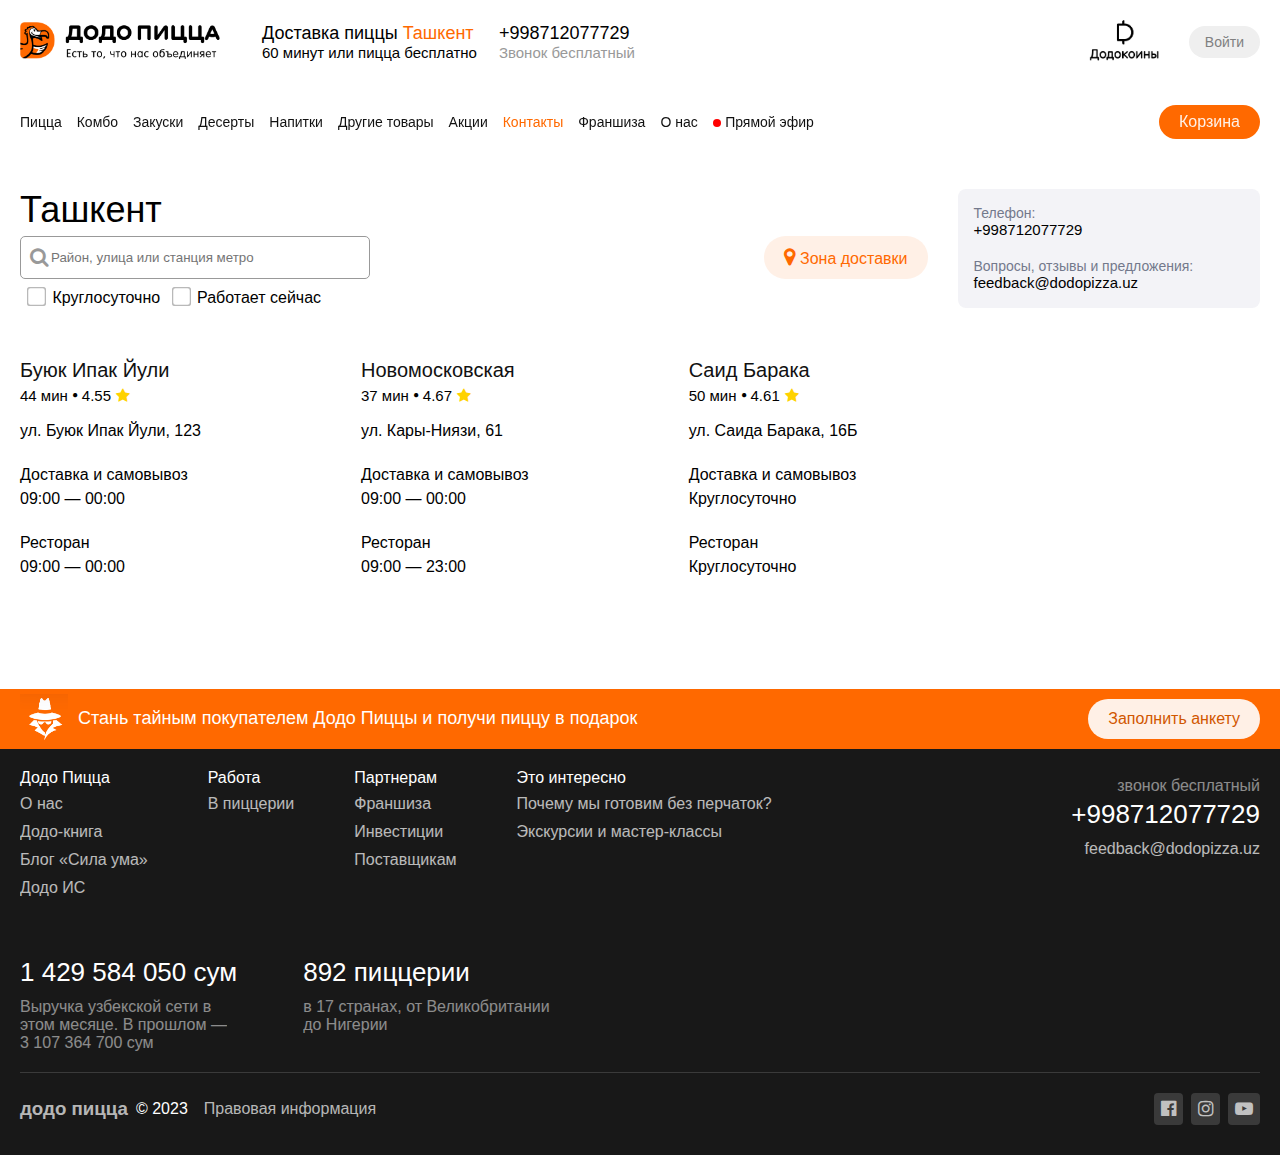
<file: contacts.html>
<!DOCTYPE html>
<html lang="en">

<head>
    <meta charset="UTF-8">
    <meta http-equiv="X-UA-Compatible" content="IE=edge">
    <meta name="viewport" content="width=device-width, initial-scale=1.0">
    <title>Document</title>
    <link rel="stylesheet" href="./css/contacts.css">
    <link rel="stylesheet" href="./icons/font-awesome-4.7.0/css/font-awesome.min.css">
</head>

<body>
    <div class="body-block">
        <header class="header">
            <div class="container">
                <div class="header-block">
                    <div class="header__left">
                        <a class="header-left__logo" href="#">
                            <img class="header-logo__img" src="./img/dodo-logo/logo.PNG" alt="logo">
                        </a>
                        <div class="header__about">
                            <h3 class="header__about-title">
                                Доставка пиццы <a class="header__about-link" href="#">Ташкент</a>
                            </h3>
                            <p class="header__about-desc">
                                60 минут или пицца бесплатно
                            </p>
                        </div>
                        <div class="header__contact">
                            <h3 class="header__contact-tel">
                                +998712077729
                            </h3>
                            <p class="header__contact-info">
                                Звонок бесплатный
                            </p>
                        </div>
                    </div>
                    <button class="header-right__burger"><i class="fa fa-bars fa-2x" aria-hidden="true"></i></button>
                    <div class="header__right">
                        <a href="#" class="header-right__logo">
                            <img src="./img/dodo-coin/coin.PNG" alt="logo">
                        </a>
                        <button class="header-right__btn">
                            Войти
                        </button>
                    </div>
                </div>
            </div>
        </header>
        <!-- NAV-MENU -->
        <nav class="menu">
            <div class="container">
                <div class="menu-block">
                    <ul class="menu__items">
                        <li class="menu__item">
                            <a href="./index.html#pizza" class="menu-link" tabindex="1">Пицца</a>
                        </li>
                        <li class="menu__item">
                            <a href="./index.html#combo" class="menu-link" tabindex="2">Комбо</a>
                        </li>
                        <li class="menu__item">
                            <a href="./index.html#snack" class="menu-link">Закуски</a>
                        </li>
                        <li class="menu__item">
                            <a href="./index.html#deserts" class="menu-link">Десерты</a>
                        </li>
                        <li class="menu__item">
                            <a href="./index.html#drinks" class="menu-link">Напитки</a>
                        </li>
                        <li class="menu__item">
                            <a href="./index.html#other" class="menu-link">Другие товары</a>
                        </li>
                        <li class="menu__item none">
                            <a href="./stocks.html" class="menu-link">Акции</a>
                        </li>
                        <li class="menu__item none">
                            <a href="#" class="menu-link active">Контакты</a>
                        </li>
                        <li class="menu__item none">
                            <a href="#" class="menu-link">Франшиза</a>
                        </li>
                        <li class="menu__item none">
                            <a href="#" class="menu-link">О нас</a>
                        </li>
                        <li class="menu__item none">
                            <a href="#" class="menu-link">Прямой эфир</a>
                        </li>
                    </ul>
                    <button class="menu-btn">
                        Корзина
                    </button>
                </div>
            </div>
        </nav>
        <main class="contacts">
            <div class="container">
                <div class="contacts-block">
                    <div class="contacts-header">
                        <div class="left">
                            <h2>Ташкент</h2>
                            <div class="contacts-header-left__search">
                                <input type="search" placeholder="Район, улица или станция метро">
                                <i class="fa fa-search" aria-hidden="true"></i>
                                <button><i class="fa fa-map-marker" aria-hidden="true"></i>Зона доставки</button>
                            </div>
                            <input class="contacts__checkbox" type="checkbox">
                            <span>Круглосуточно</span>
                            <input class="contacts__checkbox" type="checkbox">
                            <span>Работает сейчас</span>
                        </div>
                        <div class="contacts-header__right">
                            <h3>Телефон:</h3>
                            <a href="#">+998712077729</a>
                            <h3>Вопросы, отзывы и предложения:</h3>
                            <a href="#">feedback@dodopizza.uz</a>
                        </div>
                    </div>
                    <div class="contacts-body">
                        <div class="contacts-body__item">
                            <div class="contacts-body-item__header">
                                <a href="">
                                    Буюк Ипак Йули
                                </a>
                                <p>
                                    44 мин <i class="fa fa-circle" aria-hidden="true"></i> 4.55 <i class="fa fa-star" aria-hidden="true"></i>
                                </p>
                                <div class="contacts-tooltip">
                                    <div class="tooltip-left">
                                        <h2>44 минуты</h2>
                                        <h5>Среднее время доставки</h5>
                                        <p>если не успеем за 60минут, <br> вы получите сертификат <br> на большую пиццу</p>
                                    </div>
                                    <div class="tooltip-right">
                                        <h2>4.55 <span><i class="fa fa-star" aria-hidden="true"></i><i class="fa fa-star" aria-hidden="true"></i><i class="fa fa-star" aria-hidden="true"></i><i class="fa fa-star" aria-hidden="true"></i><i class="fa fa-star" aria-hidden="true"></i></span> </h2>
                                        <h5>78 оценок</h5>
                                        <p>оценить заказ можно <br> в мобильном приложении</p>
                                    </div>
                                    <p>Данные за последние 7 дней в вашем городе</p>
                                </div>
                            </div>
                            <div class="contacts-body-item__body">
                                <p>ул. Буюк Ипак Йули, 123</p>
                                <p>Доставка и самовывоз <br> 09:00 — 00:00</p>
                                <p>Ресторан <br> 09:00 — 00:00</p>
                            </div>
                        </div>
                        <div class="contacts-body__item">
                            <div class="contacts-body-item__header">
                                <a href="">
                                    Новомосковская
                                </a>
                                <p>
                                    37 мин <i class="fa fa-circle" aria-hidden="true"></i> 4.67 <i class="fa fa-star" aria-hidden="true"></i>
                                </p>
                                <div class="contacts-tooltip">
                                    <div class="tooltip-left">
                                        <h2>44 минуты</h2>
                                        <h5>Среднее время доставки</h5>
                                        <p>если не успеем за 60минут, <br> вы получите сертификат <br> на большую пиццу</p>
                                    </div>
                                    <div class="tooltip-right">
                                        <h2>4.55 <span><i class="fa fa-star" aria-hidden="true"></i><i class="fa fa-star" aria-hidden="true"></i><i class="fa fa-star" aria-hidden="true"></i><i class="fa fa-star" aria-hidden="true"></i><i class="fa fa-star" aria-hidden="true"></i></span> </h2>
                                        <h5>78 оценок</h5>
                                        <p>оценить заказ можно <br> в мобильном приложении</p>
                                    </div>
                                    <p>Данные за последние 7 дней в вашем городе</p>
                                </div>
                            </div>
                            <div class="contacts-body-item__body">
                                <p>ул. Кары-Ниязи, 61</p>
                                <p>Доставка и самовывоз <br> 09:00 — 00:00</p>
                                <p>Ресторан <br> 09:00 — 23:00</p>
                            </div>
                        </div>
                        <div class="contacts-body__item">
                            <div class="contacts-body-item__header">
                                <a href="">
                                    Саид Барака
                                </a>
                                <p>
                                    50 мин <i class="fa fa-circle" aria-hidden="true"></i> 4.61 <i class="fa fa-star" aria-hidden="true"></i>
                                </p>
                                <div class="contacts-tooltip">
                                    <div class="tooltip-left">
                                        <h2>44 минуты</h2>
                                        <h5>Среднее время доставки</h5>
                                        <p>если не успеем за 60минут, <br> вы получите сертификат <br> на большую пиццу</p>
                                    </div>
                                    <div class="tooltip-right">
                                        <h2>4.55 <span><i class="fa fa-star" aria-hidden="true"></i><i class="fa fa-star" aria-hidden="true"></i><i class="fa fa-star" aria-hidden="true"></i><i class="fa fa-star" aria-hidden="true"></i><i class="fa fa-star" aria-hidden="true"></i></span> </h2>
                                        <h5>78 оценок</h5>
                                        <p>оценить заказ можно <br> в мобильном приложении</p>
                                    </div>
                                    <p>Данные за последние 7 дней в вашем городе</p>
                                </div>
                            </div>
                            <div class="contacts-body-item__body">
                                <p>ул. Саида Барака, 16Б</p>
                                <p>Доставка и самовывоз <br> Круглосуточно</p>
                                <p>Ресторан <br> Круглосуточно</p>
                            </div>
                        </div>
                    </div>
                </div>
            </div>
        </main>
        <!-- SECRET -->
        <section class="secret">
            <div class="container">
                <div class="secret-block">
                    <div class="secret__left">
                        <img src="./img/secret/secret.png" alt="img">
                        <h4>Стань тайным покупателем Додо Пиццы и получи пиццу в подарок</h4>
                    </div>
                    <a href="#" class="secret__right">Заполнить анкету</a>
                    <i class="fa fa-angle-right" aria-hidden="true"></i>
                </div>
            </div>
        </section>
        <!-- FOOTER -->
        <footer class="footer">
            <div class="container">
                <div class="footer-block">
                    <div class="footer__about">
                        <div class="footer-about__left">
                            <div class="footer-about__about-us">
                                <h2>Додо Пицца</h2>
                                <ul>
                                    <li><a href="#">О нас</a></li>
                                    <li><a href="#">Додо-книга</a></li>
                                    <li><a href="#">Блог «Сила ума»</a></li>
                                    <li><a href="#">Додо ИС</a></li>
                                </ul>
                            </div>
                            <div class="footer-about__vacation">
                                <h2>Работа</h2>
                                <a href="#">В пиццерии</a>
                            </div>
                            <div class="footer-about__partners">
                                <h2>Партнерам</h2>
                                <ul>
                                    <li><a href="#">Франшиза</a></li>
                                    <li><a href="#">Инвестиции</a></li>
                                    <li><a href="#">Поставщикам</a></li>
                                </ul>
                            </div>
                            <div class="footer-about__interesting">
                                <h2>Это интересно</h2>
                                <ul>
                                    <li><a href="#">Почему мы готовим без перчаток?</a></li>
                                    <li><a href="#">Экскурсии и мастер-классы</a></li>
                                </ul>
                            </div>
                        </div>
                        <div class="footer-about__feedback">
                            <span>звонок бесплатный</span>
                            <a href="#" class="footer-about__number">+998712077729</a>
                            <a href="#" class="footer-about__mail">feedback@dodopizza.uz</a>
                        </div>
                    </div>
                    <div class="footer__statistics">
                        <div class="footer-statistics__left">
                            <h2>1 429 584 050 сум</h2>
                            <p>Выручка узбекской сети в этом месяце. В прошлом — <br> 3 107 364 700 сум</p>
                        </div>
                        <div class="footer-statistics__right">
                            <h2>892 пиццерии</h2>
                            <p>в 17 странах, от Великобритании до Нигерии</p>
                        </div>
                    </div>
                    <div class="footer__copiright">
                        <div class="footer-copyright__left">
                            <h3>додо пицца</h3>
                            <span>© 2023</span>
                            <a href="#">Правовая информация</a>
                        </div>
                        <div class="footer-copyright__right">
                            <a href="#" class="link-facebook"><i class="fa fa-facebook-official"
                                    aria-hidden="true"></i></a>
                            <a href="#" class="link-instagram"><i class="fa fa-instagram" aria-hidden="true"></i></a>
                            <a href="#" class="link-youtube"><i class="fa fa-youtube-play" aria-hidden="true"></i></a>
                        </div>
                    </div>
                </div>
            </div>
        </footer>
    </div>
</body>

</html>
</file>
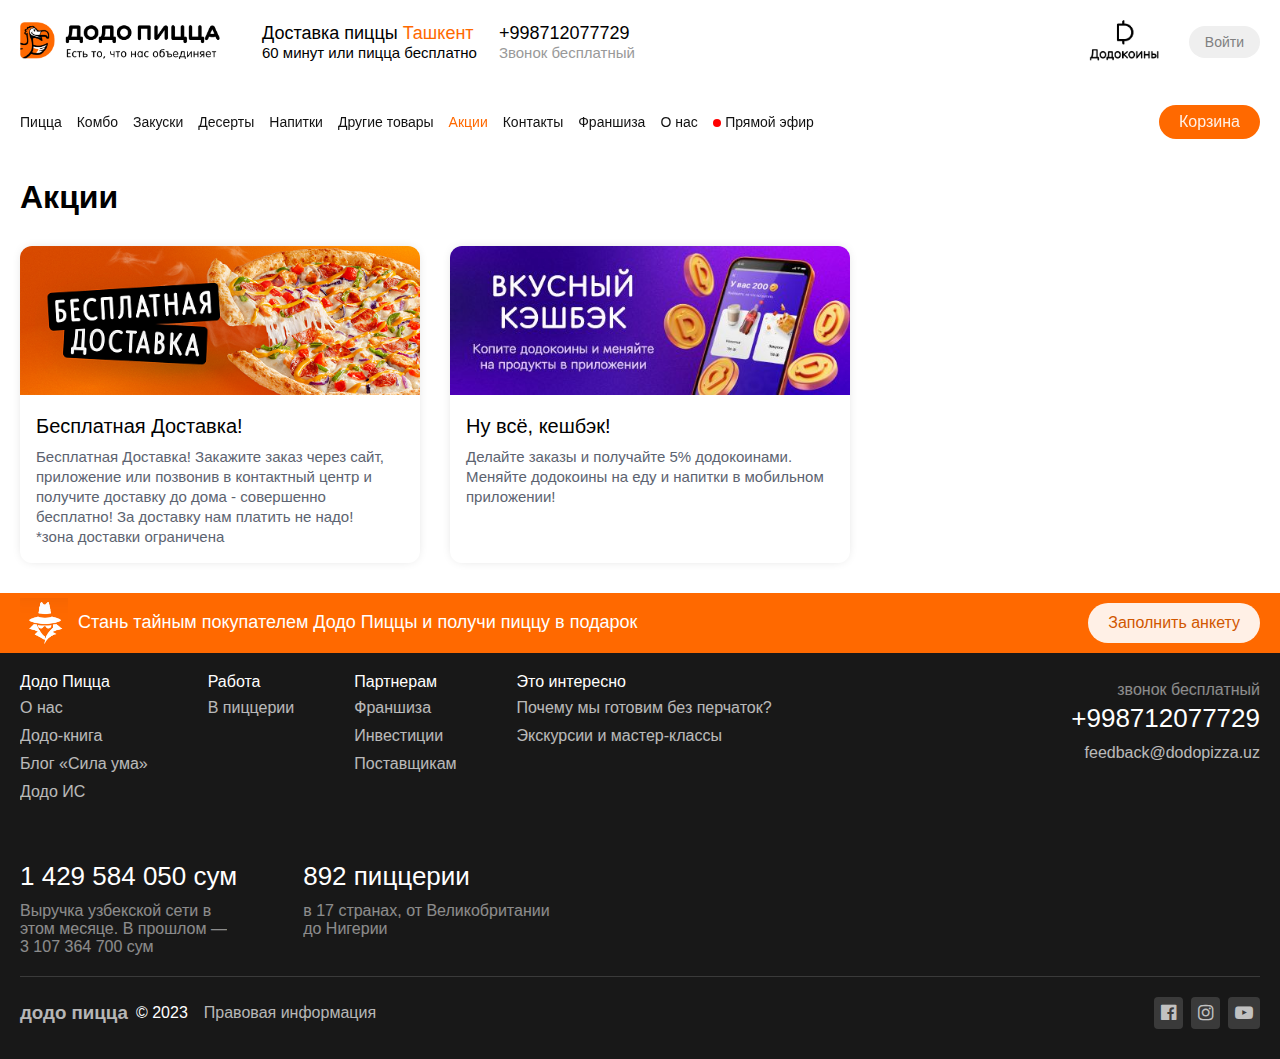
<file: stocks.html>
<!DOCTYPE html>
<html lang="en">
<head>
    <meta charset="UTF-8">
    <meta http-equiv="X-UA-Compatible" content="IE=edge">
    <meta name="viewport" content="width=device-width, initial-scale=1.0">
    <title>🍕 Акции и скидки | Додо Пицца Ташкент | Доставка пиццы за 60 минут или бесплатно</title>
    <link rel="stylesheet" href="./css/stocks.css">
    <link rel="stylesheet" href="./icons/font-awesome-4.7.0/css/font-awesome.min.css">
</head>
<body>
    <div class="body-block">
        <!-- HEADER -->
    <header class="header">
        <div class="container">
            <div class="header-block">
                <div class="header__left">
                    <a class="header-left__logo" href="#">
                        <img class="header-logo__img" src="./img/dodo-logo/logo.PNG" alt="logo">
                    </a>
                    <div class="header__about">
                        <h3 class="header__about-title">
                            Доставка пиццы <a class="header__about-link" href="#">Ташкент</a>
                        </h3>
                        <p class="header__about-desc">
                            60 минут или пицца бесплатно
                        </p>
                    </div>
                    <div class="header__contact">
                        <h3 class="header__contact-tel">
                            +998712077729
                        </h3>
                        <p class="header__contact-info">
                            Звонок бесплатный
                        </p>
                    </div>
                </div>
                <button class="header-right__burger"><i class="fa fa-bars fa-2x" aria-hidden="true"></i></button>
                <div class="header__right">       
                    <a href="#" class="header-right__logo">
                        <img src="./img/dodo-coin/coin.PNG" alt="logo">
                    </a>
                    <button class="header-right__btn">
                        Войти
                    </button>
                </div>
            </div>
        </div>
    </header>
    <!-- NAV-MENU -->
    <nav class="menu">
        <div class="container">
            <div class="menu-block">
                <ul class="menu__items">
                    <li class="menu__item">
                        <a href="./index.html#pizza" class="menu-link">Пицца</a>
                    </li>
                    <li class="menu__item">
                        <a href="./index.html#combo" class="menu-link">Комбо</a>
                    </li>
                    <li class="menu__item">
                        <a href="./index.html#snack" class="menu-link">Закуски</a>
                    </li>
                    <li class="menu__item">
                        <a href="./index.html#deserts" class="menu-link">Десерты</a>
                    </li>
                    <li class="menu__item">
                        <a href="./index.html#drinks" class="menu-link">Напитки</a>
                    </li>
                    <li class="menu__item">
                        <a href="./index.html#other" class="menu-link">Другие товары</a>
                    </li>
                    <li class="menu__item none">
                        <a href="./stocks.html" class="menu-link active">Акции</a>
                    </li>
                    <li class="menu__item none">
                        <a href="./contacts.html" class="menu-link">Контакты</a>
                    </li>
                    <li class="menu__item none">
                        <a href="#" class="menu-link">Франшиза</a>
                    </li>
                    <li class="menu__item none">
                        <a href="#" class="menu-link">О нас</a>
                    </li>
                    <li class="menu__item none">
                        <a href="#" class="menu-link">Прямой эфир</a>
                    </li>
                </ul>
                <button class="menu-btn">
                    Корзина
                </button>
            </div>
        </div>
    </nav>
    <!-- Main -->
    <main class="stocks">
        <div class="container">
            <div class="stocks-block">
                <h1 class="stocks-title">
                    Акции
                </h1>
                <div class="stocks-items">
                    <div class="stock-item">
                        <img src="./img/stocks/1.jpeg" alt="img">
                        <div class="stock-item__info">
                            <h2>Бесплатная Доставка!</h2>
                            <p>Бесплатная Доставка!
                                Закажите заказ через сайт, приложение или позвонив в контактный центр и получите доставку до дома - совершенно бесплатно!
                                За доставку нам платить не надо! 
                                <br>
                                *зона доставки ограничена</p>
                        </div>
                    </div>
                    <div class="stock-item">
                        <img src="./img/stocks/2.jpeg" alt="img">
                        <div class="stock-item__info">
                            <h2>Ну всё, кешбэк!</h2>
                            <p>Делайте заказы и получайте 5% додокоинами. Меняйте додокоины на еду и напитки в мобильном приложении!</p>
                        </div>
                    </div>
                </div>
            </div>
        </div>
    </main>
    <section class="secret">
        <div class="container">
            <div class="secret-block">
                <div class="secret__left">
                    <img src="./img/secret/secret.png" alt="img">
                    <h4>Стань тайным покупателем Додо Пиццы и получи пиццу в подарок</h4>
                </div>
                <a href="#" class="secret__right">Заполнить анкету</a>
                <i class="fa fa-angle-right" aria-hidden="true"></i>
            </div>
        </div>
    </section>
    <!-- FOOTER -->
    <footer class="footer">
        <div class="container">
            <div class="footer-block">
                <div class="footer__about">
                    <div class="footer-about__left">
                        <div class="footer-about__about-us">
                            <h2>Додо Пицца</h2>
                            <ul>
                                <li><a href="#">О нас</a></li>
                                <li><a href="#">Додо-книга</a></li>
                                <li><a href="#">Блог «Сила ума»</a></li>
                                <li><a href="#">Додо ИС</a></li>
                            </ul>
                        </div>
                        <div class="footer-about__vacation">
                            <h2>Работа</h2>
                            <a href="#">В пиццерии</a>
                        </div>
                        <div class="footer-about__partners">
                            <h2>Партнерам</h2>
                            <ul>
                                <li><a href="#">Франшиза</a></li>
                                <li><a href="#">Инвестиции</a></li>
                                <li><a href="#">Поставщикам</a></li>
                            </ul>
                        </div>
                        <div class="footer-about__interesting">
                            <h2>Это интересно</h2>
                            <ul>
                                <li><a href="#">Почему мы готовим без перчаток?</a></li>
                                <li><a href="#">Экскурсии и мастер-классы</a></li>
                            </ul>
                        </div>
                    </div>
                    <div class="footer-about__feedback">
                        <span>звонок бесплатный</span>
                        <a href="#" class="footer-about__number">+998712077729</a>
                        <a href="#" class="footer-about__mail">feedback@dodopizza.uz</a>
                    </div>
                </div>
                <div class="footer__statistics">
                    <div class="footer-statistics__left">
                        <h2>1 429 584 050 сум</h2>
                        <p>Выручка узбекской сети в этом месяце. В прошлом — <br> 3 107 364 700 сум</p>
                    </div>
                    <div class="footer-statistics__right">
                        <h2>892 пиццерии</h2>
                        <p>в 17 странах, от Великобритании до Нигерии</p>
                    </div>
                </div>
                <div class="footer__copiright">
                    <div class="footer-copyright__left">
                        <h3>додо пицца</h3>
                        <span>© 2023</span>
                        <a href="#">Правовая информация</a>
                    </div>
                    <div class="footer-copyright__right">
                        <a href="#" class="link-facebook"><i class="fa fa-facebook-official" aria-hidden="true"></i></a>
                        <a href="#" class="link-instagram"><i class="fa fa-instagram" aria-hidden="true"></i></a>
                        <a href="#" class="link-youtube"><i class="fa fa-youtube-play" aria-hidden="true"></i></a>
                    </div>
                </div>
            </div>
        </div>
    </footer>
    </div>
</body>
</html>
</file>
<file: css/main.css>
:root {
  --color-orange: rgb(255, 105, 0);
  --color-light-gray: rgb(153, 153, 153);
  --color-light-orange: rgb(255, 240, 230);
  --color-dark-gray: rgba(196, 196, 196, 0.2);
  --font-open-sans: 'Open Sans', sans-serif;
  --font-source-sans: 'Source Sans Pro', sans-serif;
}

html,
body {
  scroll-behavior: smooth;
}

*,
*::before,
*::after {
  margin: 0px;
  padding: 0px;
  box-sizing: border-box;
  outline: none;
  text-decoration: none;
}

ul,
li {
  list-style: none;
}

img {
  display: inline-block;
  max-width: 100%;
  height: auto;
}

a,
button,
input,
span,
i {
  display: inline-block;
}

.container {
  max-width: 1400px;
  width: 100%;
  margin: 0px auto;
  padding: 0px 20px;
}

button {
  cursor: pointer;
  border: none;
}

body {
  font-family: var(--font-open-sans);
  min-width: 380px;
}

/* HEADER */

.header {
  display: flex;
  flex-direction: column;
}

.header-block {
  padding: 20px 0px;
  display: flex;
  justify-content: space-between;
  align-items: center;
}

.header__left {
  display: flex;
  gap: 22px;
  align-items: center;
}

.header-left__logo {
  flex: 0.5;
}

.header-logo__img {
  max-width: 200px;
}

.header__about {
  margin-left: 20px;
}

.header__about-title {
  font-size: 18px;
  font-weight: 500;
}

.header__about-link {
  color: var(--color-orange);
}

.header__about-desc {
  font-size: 15px;
  font-weight: 500;
}

.header__contact-tel {
  font-size: 18px;
  font-weight: 500;
}

.header__contact-info {
  font-size: 15px;
  font-weight: 500;
  color: var(--color-light-gray);
}

.header__right {
  display: flex;
  gap: 30px;
  align-items: center;
}

.header-right__logo {
  max-width: 70px;
}

.header-right__btn {
  padding: 8px 16px;
  font-size: 14px;
  line-height: 16px;
  border-radius: 20px;
  color: gray;
  transition: color .3s;
}

.header-right__btn:hover {
  color: #111;
}

.header-right__burger {
  display: none;
}

.header-right__burger i {
  background-color: transparent;
  font-weight: 400;
}

@media(max-width: 976px) {
  .sertification {
    order: 4;
  }

  .header__about,
  .header__contact,
  .header__right,
  .menu-btn {
    display: none;
  }

  .header-right__burger {
    display: block;
  }
}

@media(max-width: 880px) {
  .header__left {
    gap: 15px;
  }
}

@media(max-width: 770px) {
  .header__right {
    gap: 10px;
  }

  .header-logo__img {
    max-width: 170px;
  }
}

@media(max-width: 680px) {
  .header__left {
    gap: 10px;
  }

  .header-logo__img {
    max-width: 140px;
  }
}

/*------------------------------------------- MENU ------------------------------------*/
.menu {
  position: sticky;
  top: 0px;
  padding: 20px 0px;
  background-color: rgba(255, 255, 255, 0.75);
  z-index: 10;
  backdrop-filter: blur(20px);
}

.menu-block {
  display: flex;
  align-items: center;
  justify-content: space-between;
}

.menu__items {
  display: flex;
  gap: 15px;
}

.menu-link {
  font-size: 14px;
  color: #111;

  transition: background-color .3s;
}

.menu__item:last-child::before {
  content: "";
  background-color: red;
  display: inline-block;
  width: 8px;
  height: 8px;
  border-radius: 50%;

  animation: pulse 2s infinite alternate;
}

@keyframes pulse {
  0% {
    opacity: 1;
  }

  100% {
    opacity: 0.3;
  }
}

.menu-link:hover {
  color: var(--color-orange);
}

.menu-btn {
  border-radius: 20px;
  padding: 8px 20px;
  background-color: var(--color-orange);
  color: var(--color-light-orange);
  font-size: 16px;
}


@media(max-width: 976px) {
  .menu__item.none {
    display: none;
  }

  .menu {
    order: 3;
    overflow-x: auto;
    /* position: sticky; */
    z-index: 7;
  }

  .menu-link {
    padding: 5px 16px;
    background-color: rgb(243, 243, 247);
    border-radius: 18px;
    font-size: 13px;
    white-space: nowrap;
  }

  .menu-link:hover {
    background-color: var(--color-light-orange);
  }
}

@media(max-width: 960px) {
  .menu__items {
    gap: 7px;
  }
}

/*----------------------- BANNER-------------------------- */

.swiper {
  width: 100%;
  height: 100%;
}

.banner__slide {
  text-align: center;
  font-size: 18px;
  background: #fff;
  display: flex;
  justify-content: center;
  align-items: center;
}

.banner__slide img {
  display: block;
  width: 100%;
  height: 100%;
  object-fit: cover;
}

.banner-block {
  padding: 12px 15px 0px;
  position: relative;
}

.banner__img {
  border-radius: 15px;
  border: 2px solid var(--color-orange);
  padding: 2px;
}

.banner__img img {
  border-radius: 15px;
}

.banner-swiper__next,
.banner-swiper__prev {
  position: absolute !important;
  z-index: 3 !important;
}

.banner-swiper__next {
  right: -15px !important;
}

.banner-swiper__prev {
  left: -15px !important;
}

.banner-swiper__next:after,
.banner-swiper__prev:after {
  font-size: 25px !important;
  font-weight: 900 !important;
  color: var(--color-orange) !important;
  opacity: 1 !important;
}

.banner-swiper__next.swiper-button-disabled,
.banner-swiper__prev.swiper-button-disabled {
  visibility: hidden !important;
}

@media (max-width: 972px) {
  .banner-swiper__next,
  .banner-swiper__prev {
    display: none !important;
  }
}

/* -------------------------------------------POPULAR------------------------------------------------ */

.popular-container {
  max-width: 2000px;
  width: 100%;
  margin: 0px auto;
  position: relative;
  z-index: 1;
  overflow: hidden;
}

.popular-wrapper {
  margin-left: 300px !important;
}

.popular__title {
  font-size: 24px;
  font-weight: 500;
  padding: 15px 0px;
}

.popular-items {
  padding: 20px 10px;
}

.popular-swiper {
  position: relative;
  z-index: 2;
  transition: transform .5s;
}

.popular-item {
  text-align: left;
  display: flex;
  justify-content: center;
  align-items: center;
  gap: 10px;
  padding: 10px 20px;
  box-shadow: 0px 0px 13px rgba(0, 0, 0, .1);
}

.popular-item:hover {
  cursor: pointer;
  box-shadow: 0px 0px 7px rgba(0, 0, 0, .1);
}

.popular-item img {
  display: block;
}

.popular-info__name {
  font-size: 16px;
  max-height: 40px;
  line-height: 20px;
  overflow: hidden;
  display: -webkit-box;
  -webkit-line-clamp: 2;
  -webkit-box-orient: vertical;
  font-weight: 500;
  margin: 0px;
}

.popular-item__price {
  font-size: 16px;
  font-weight: 500;
  margin-top: 4px;
  line-height: 22px;
}

.popular-item__img {
  width: 80px;
  height: 80px;
  flex: 0 0 auto;
}

.popular-item__img img {
  width: 100%;
  height: 100%;
}

.popular-btn-next,
.popular-btn-prev {
  top: 25% !important;
  font-size: 13px;
  z-index: 4 !important;
}

.popular-btn-next::after,
.popular-btn-prev::after {
  opacity: 0 !important;
  font-size: 15px !important;
  font-weight: 600;
  background-color: #111;
  color: #fff !important;
  width: 30px !important;
  height: 30px !important;
  padding: 10px !important;
  display: flex !important;
  align-items: center !important;
  justify-content: center !important;
  border-radius: 50%;
  transition: opacity .5s;
}

.popular-btn-next:hover::after,
.popular-btn-prev:hover::after {
  opacity: 1 !important;
}

.popular-btn-next:hover~.popular-swiper {
  transform: translateX(-30px);
}

.popular-btn-prev:hover~.popular-swiper {
  transform: translateX(30px);
}

.popular-btn-next {
  padding: 60px 310px 60px 20px !important;
  right: 0px !important;
  background: linear-gradient(90deg, rgba(255, 255, 255, 0) 0%, rgb(255, 255, 255) 100%);
}

.popular-btn-prev {
  padding: 60px 20px 60px 310px !important;
  left: 0px !important;
  background: linear-gradient(270deg, rgba(255, 255, 255, 0) 0%, rgb(255, 255, 255) 100%);
}


@media (max-width: 1980px) {
  .popular-wrapper {
    margin-left: 250px !important;
  }
}

@media (max-width: 1880px) {
  .popular-wrapper {
    margin-left: 200px !important;
  }
}

@media (max-width: 1750px) {
  .popular-wrapper {
    margin-left: 150px !important;
  }

  .popular-items:last-child {
    display: none;
  }
}

@media (max-width: 1610px) {
  .popular-wrapper {
    margin-left: 100px !important;
  }
}

@media (max-width: 1490px) {
  .popular-wrapper {
    margin-left: 50px !important;
  }
}

@media (max-width: 1324px) {

  .popular-btn-next,
  .popular-btn-prev {
    display: none !important;
  }

  .popular-wrapper {
    margin-left: 10px !important;
  }
}

/* -------------------------------------------------SERTIFICATION-------------------------------------------- */

.sertification-block {
  display: flex;
  align-items: center;
  justify-content: center;
  gap: 10px;
  margin: 12px 0px 32px;
}

.sertification__title {
  font-size: 16px;
  font-weight: 400;
}

.sertification__desc {
  font-weight: 500;
  color: rgb(92, 99, 112);
}

.sertification__img img {
  width: 45px;
}

@media (max-width: 972px) {
  .sertification {
    display: flex;
    align-items: center;
    justify-content: center;
    padding: 10px 20px;
  }

  .sertification-block {
    border: 1px solid rgb(224, 224, 224);
    padding: 12px 15px;
    ;
    border-radius: 12px;
  }

  .sertification__img {
    order: 2;
  }
}

/*----------------------------------------------- PIZZA --------------------------------------------------*/
.pizza-title {
  font-size: 36px;
  font-weight: 600;
  font-family: var(--font-source-sans);
  margin-bottom: 20px;
}

.pizza-items {
  display: grid;
  grid-template-columns: repeat(4, 1fr);
  gap: 35px;
}

.pizza-item {
  display: flex;
  flex-direction: column;
  justify-content: space-between;
  width: 292px;
  cursor: pointer;
  margin: 0px auto;
}

.pizza-item__title {
  font-size: 20px;
  line-height: 24px;
  font-weight: 500;
  color: #111;
}

.pizza-item__desc {
  font-size: 14px;
  margin: 10px 0px;
  color: rgb(92, 99, 112);
}

.pizza-item__price {
  font-size: 20px;
  font-weight: 600;
  font-family: var(--font-source-sans);
}

.pizza-item__price {
  display: flex;
  align-items: center;
}

.pizza-item__price p {
  display: inline-block;
  flex: 1 1 auto;
}

.pizza-item__price button {
  flex: 0 0 auto;
  font-family: var(--font-source-sans);
  border-radius: 9999px;
  color: rgb(209, 87, 0);
  background-color: var(--color-light-orange);
  min-width: 120px;
  height: 40px;
  font-size: 16px;
  font-weight: 500;
  transition: background-color .3s, color .3s;
}

.pizza-item__price button:hover {
  background-color: rgb(255, 210, 179);
  color: rgb(209, 87, 0);
}

.pizza-item__img img {
  transition: transform .3s ease-in-out;
}

.pizza-item__img:hover img {
  transform: translateY(3px);
}

.pizza-item:nth-child(27) .pizza-item__price button {
  background-color: var(--color-orange);
  color: var(--color-light-orange);
}

.pizza-item:nth-child(27) .pizza-item__price:hover button {
  background-color: rgb(232, 97, 0);
  color: rgb(255, 255, 255);
}

@media (max-width: 1260px) {
  .pizza-items {
    grid-template-columns: repeat(3, 1fr);
  }
}

@media (max-width: 968px) {
  .pizza-items {
    grid-template-columns: repeat(2, 1fr);
  }
}

@media (max-width: 660px) {
  .pizza-items {
    grid-template-columns: 1fr;
  }

  .pizza-item {
    padding: 16px 0px;
    border-bottom: 1px solid rgb(243, 243, 247);
  }
}


/*----------------------------------------------- COMBO --------------------------------------------------*/

.combo-title {
  font-size: 36px;
  font-weight: 600;
  font-family: var(--font-source-sans);
  margin: 50px 0px 20px;
}

.combo-items {
  display: grid;
  grid-template-columns: repeat(4, 1fr);
  gap: 35px;
}

.combo-item {
  display: flex;
  flex-direction: column;
  justify-content: space-between;
  width: 292px;
  margin-bottom: 20px;
  cursor: pointer;
  margin: 0px auto;
}

.combo-item__title {
  font-size: 20px;
  line-height: 24px;
  font-weight: 500;
  color: #111;
}

.combo-item__desc {
  font-size: 14px;
  margin: 10px 0px;
  color: rgb(92, 99, 112);
  ;
}

.combo-item__price {
  font-size: 20px;
  font-weight: 600;
  font-family: var(--font-source-sans);
}

.combo-item__footer {
  display: flex;
  align-items: center;
}

.combo-item__price {
  flex: 1 1 auto;
}

.combo-item__footer button {
  flex: 0 0 auto;
  font-family: var(--font-source-sans);
  border-radius: 9999px;
  color: rgb(209, 87, 0);
  background-color: var(--color-light-orange);
  min-width: 120px;
  height: 40px;
  font-size: 16px;
  font-weight: 500;
  transition: background-color .3s, color .3s;
}

.combo-item__price {
  display: flex;
  flex-direction: column;
}

.combo-item__price img {
  flex: 1;
  max-width: 87px;
}

.combo-item__footer button:hover {
  background-color: rgb(255, 210, 179);
  color: rgb(209, 87, 0);
}

.combo-item__img img {
  transition: transform .3s ease-in-out;
}

.combo-item__img:hover img {
  transform: translateY(3px);
}

@media (max-width: 1260px) {
  .combo-items {
    grid-template-columns: repeat(3, 1fr);
  }
}

@media (max-width: 968px) {
  .combo-items {
    grid-template-columns: repeat(2, 1fr);
  }
}

@media (max-width: 660px) {
  .combo-items {
    grid-template-columns: 1fr;
  }

  .combo-item {
    padding: 16px 0px;
    border-bottom: 1px solid rgb(243, 243, 247);
  }
}

/* -----------------------------------------------SNACKS----------------------------------------- */

.snack-title {
  font-size: 36px;
  font-weight: 600;
  font-family: var(--font-source-sans);
  margin-bottom: 20px;
  margin: 50px 0px 20px;
}

.snack-items {
  display: grid;
  grid-template-columns: repeat(4, 1fr);
  gap: 35px;
}

.snack-item {
  display: flex;
  flex-direction: column;
  justify-content: space-between;
  width: 292px;
  margin-bottom: 20px;
  cursor: pointer;
  margin: 0px auto;
}

.snack-item__title {
  font-size: 20px;
  line-height: 24px;
  font-weight: 500;
  color: #111;
}

.snack-item__desc {
  font-size: 14px;
  margin: 10px 0px;
  color: rgb(92, 99, 112);
  ;
}

.snack-item__price {
  font-size: 20px;
  font-weight: 600;
  font-family: var(--font-source-sans);
}

.snack-item__price {
  display: flex;
  align-items: center;
}

.snack-item__price p {
  display: inline-block;
  flex: 1 1 auto;
}

.snack-item__price button {
  flex: 0 0 auto;
  font-family: var(--font-source-sans);
  border-radius: 9999px;
  color: rgb(209, 87, 0);
  background-color: var(--color-light-orange);
  min-width: 120px;
  height: 40px;
  font-size: 16px;
  font-weight: 500;
  transition: background-color .3s, color .3s;
}

.snack-item__price button:hover {
  background-color: rgb(255, 210, 179);
  color: rgb(209, 87, 0);
}

.snack-item__img img {
  transition: transform .3s ease-in-out;
}

.snack-item__img:hover img {
  transform: translateY(3px);
}

@media (max-width: 1260px) {
  .snack-items {
    grid-template-columns: repeat(3, 1fr);
  }
}

@media (max-width: 968px) {
  .snack-items {
    grid-template-columns: repeat(2, 1fr);
  }
}

@media (max-width: 660px) {
  .snack-items {
    grid-template-columns: 1fr;
  }

  .snack-item {
    padding: 16px 0px;
    border-bottom: 1px solid rgb(243, 243, 247);
  }
}

/* -----------------------------------------------DESERTS----------------------------------------- */

.deserts-title {
  font-size: 36px;
  font-weight: 600;
  font-family: var(--font-source-sans);
  margin-bottom: 20px;
  margin: 50px 0px 20px;
}

.deserts-items {
  display: grid;
  grid-template-columns: repeat(4, 1fr);
  gap: 35px;
}

.deserts-item {
  display: flex;
  flex-direction: column;
  justify-content: space-between;
  width: 292px;
  margin-bottom: 20px;
  cursor: pointer;
  margin: 0px auto;
}

.deserts-item__title {
  font-size: 20px;
  line-height: 24px;
  font-weight: 500;
  color: #111;
}

.deserts-item__desc {
  font-size: 14px;
  margin: 10px 0px;
  color: rgb(92, 99, 112);
  ;
}

.deserts-item__price {
  font-size: 20px;
  font-weight: 600;
  font-family: var(--font-source-sans);
}

.deserts-item__price {
  display: flex;
  align-items: center;
}

.deserts-item__price p {
  display: inline-block;
  flex: 1 1 auto;
}

.deserts-item__price button {
  flex: 0 0 auto;
  font-family: var(--font-source-sans);
  border-radius: 9999px;
  color: rgb(209, 87, 0);
  background-color: var(--color-light-orange);
  min-width: 120px;
  height: 40px;
  font-size: 16px;
  font-weight: 500;
  transition: background-color .3s, color .3s;
}

.deserts-item__price button:hover {
  background-color: rgb(255, 210, 179);
  color: rgb(209, 87, 0);
}

.deserts-item__img img {
  transition: transform .3s ease-in-out;
}

.deserts-item__img:hover img {
  transform: translateY(3px);
}

@media (max-width: 1260px) {
  .deserts-items {
    grid-template-columns: repeat(3, 1fr);
  }
}

@media (max-width: 968px) {
  .deserts-items {
    grid-template-columns: repeat(2, 1fr);
  }
}

@media (max-width: 660px) {
  .deserts-items {
    grid-template-columns: 1fr;
  }

  .deserts-item {
    padding: 16px 0px;
    border-bottom: 1px solid rgb(243, 243, 247);
  }
}

/* -----------------------------------------------DRINKS----------------------------------------- */

.drinks-title {
  font-size: 36px;
  font-weight: 600;
  font-family: var(--font-source-sans);
  margin-bottom: 20px;
  margin: 50px 0px 20px;
}

.drinks-items {
  display: grid;
  grid-template-columns: repeat(4, 1fr);
  gap: 35px;
}

.drinks-item {
  display: flex;
  flex-direction: column;
  justify-content: space-between;
  width: 292px;
  margin-bottom: 20px;
  cursor: pointer;
  margin: 0px auto;
}

.drinks-item__title {
  font-size: 20px;
  line-height: 24px;
  font-weight: 500;
  color: #111;
}

.drinks-item__desc {
  font-size: 14px;
  margin: 10px 0px;
  color: rgb(92, 99, 112);
  ;
}

.drinks-item__price {
  font-size: 20px;
  font-weight: 600;
  font-family: var(--font-source-sans);
}

.drinks-item__price {
  display: flex;
  align-items: center;
}

.drinks-item__price p {
  display: inline-block;
  flex: 1 1 auto;
}

.drinks-item__price button {
  flex: 0 0 auto;
  font-family: var(--font-source-sans);
  border-radius: 9999px;
  color: rgb(209, 87, 0);
  background-color: var(--color-light-orange);
  min-width: 120px;
  height: 40px;
  font-size: 16px;
  font-weight: 500;
  transition: background-color .3s, color .3s;
}

.drinks-item__price button:hover {
  background-color: rgb(255, 210, 179);
  color: rgb(209, 87, 0);
}

.drinks-item__img img {
  transition: transform .3s ease-in-out;
}

.drinks-item__img:hover img {
  transform: translateY(3px);
}

@media (max-width: 1260px) {
  .drinks-items {
    grid-template-columns: repeat(3, 1fr);
  }
}

@media (max-width: 968px) {
  .drinks-items {
    grid-template-columns: repeat(2, 1fr);
  }
}

@media (max-width: 660px) {
  .drinks-items {
    grid-template-columns: 1fr;
  }

  .drinks-item {
    padding: 16px 0px;
    border-bottom: 1px solid rgb(243, 243, 247);
  }
}

/* --------------------------------------------OTHER-------------------------------------------- */
.other-block {
  padding: 30px 0px;
}

.other-title {
  font-size: 36px;
  font-family: var(--font-source-sans);
  font-weight: 600;
  margin: 30px 0px;
}

/* --------------------------------------------DELIVERY-------------------------------------------- */
.delivery-block {
  padding: 20px 0px;
}

.delivery-title {
  font-size: 36px;
  font-weight: 600;
  font-family: var(--font-source-sans);
  margin-bottom: 40px;
}

.delivery-main h3 {
  font-weight: 500;
  font-size: 18px;
  text-transform: uppercase;
  color: var(--color-orange);
  margin-bottom: 5px;
}

.delivery-main p {
  font-weight: 500;
  font-size: 16px;
}

.delivery-main {
  display: grid;
  grid-template-columns: 1.5fr 1.5fr 0.8fr;
  gap: 20px;
}

.delivery-main__left {
  width: 35%;
}

.delivery-main__center .top {
  margin-bottom: 20px;
}

.delivery-main__center .middle {
  margin: 16px 0px;
}

.dilevery__map {
  position: relative;
  overflow: hidden;
  cursor: default;
}

.dilevery__map img {
  width: 100%;
  border-radius: 5px;
  z-index: 1;
  transition: transform 2s ease 0s, filter 0.25s ease 0s;
}

.dilevery__map:hover img {
  transform: scale(1.2) translate(-15px, -15px);
  filter: saturate(2);
  transition: transform 5s ease-out 0s;
}

.dilevery__map span {
  color: #000000;
  font-size: 20px;
  line-height: 1.4;
  font-weight: 500;
  position: absolute;
  top: 50%;
  left: 50%;
  width: 100%;
  text-align: center;
  transform: translate(-50%, -50%);
  z-index: 3;
}

@media (max-width: 972px) {
  .delivery {
    display: none;
  }
}

/* --------------------------------------------SECRET-------------------------------------------- */
.secret {
  background-color: var(--color-orange);
  padding: 5px 0px;
  margin-top: 30px;
}

.secret-block {
  display: flex;
  align-items: center;
  justify-content: space-between;
  color: #fff;
}

.secret__left {
  display: flex;
  align-items: center;
}

.secret__left img {
  width: 48px;
  height: 50px;
  margin-right: 10px;
}

.secret__left h4 {
  font-weight: 500;
  font-size: 18px;
}

.secret__right {
  background-color: rgb(255, 240, 230);
  color: rgb(209, 87, 0);
  padding: 8px 20px;
  font-weight: 500;
  font-family: var(--font-source-sans);
  font-size: 16px;
  line-height: 24px;
  border-radius: 9999px;
}

@media (max-width: 880px) {
  .secret__left img {
    display: none;
  }

  .secret__right {
    display: none;
  }
}

@media (max-width: 580px) {
  .secret__left h4 {
    font-size: 15px;
  }
}

/* --------------------------------------------Footer-------------------------------------------- */

.footer {
  background-color: rgb(24, 24, 24);
  color: #fff;
  padding: 20px 0px;
}

.footer__about {
  display: flex;
  justify-content: space-between;
}

.footer__about h2 {
  margin-bottom: 7px;
  font-weight: 500;
  font-size: 16px;
}

.footer__about a {
  margin-bottom: 9px;
  line-height: 1.2;
  color: #fff;
  opacity: 0.7;

  transition: opacity .3s;
}

.footer__about a:hover {
  opacity: 1;
}

.footer-about__feedback span {
  margin-bottom: 4px;
  color: rgb(255, 255, 255);
  opacity: 0.5;
}

.footer-about__feedback {
  display: flex;
  flex-direction: column;
  align-items: flex-end;
  margin-top: 8px;
}

.footer-about__number {
  font-size: 26px;
  font-weight: 500;
  opacity: 1 !important;
}

.footer-about__left {
  display: flex;
  gap: 60px;
  margin-bottom: 50px;
}

.footer__statistics {
  display: flex;
  gap: 60px;
  border-bottom: 1px solid var(--color-dark-gray);
  padding-bottom: 20px;
}

.footer-statistics__left {
  max-width: 18%;
}

.footer-statistics__right {
  max-width: 20%;
}

.footer__statistics h2 {
  font-weight: 400;
  font-size: 26px;
  margin-bottom: 10px;
}

.footer__statistics p {
  opacity: 0.5;
}

.footer__copiright {
  display: flex;
  justify-content: space-between;
  padding: 20px 0px 10px;
}

.footer-copyright__left {
  display: flex;
  align-items: center;
}

.footer-copyright__left span {
  margin-right: 16px;
}

.footer-copyright__left a {
  color: rgba(255, 255, 255, 0.7);
}

.footer-copyright__left h3 {
  color: rgba(255, 255, 255, 0.7);
  margin-right: 8px;
}

.footer-copyright__right {
  display: flex;
}

.footer-copyright__right a {
  padding: 7px;
  color: rgba(255, 255, 255, 0.7);
  margin-left: 8px;
  border-radius: 4px;
  background-color: rgba(196, 196, 196, 0.2);
  display: flex;
  align-items: center;
  justify-content: center;
}

.footer-copyright__right a i {
  font-size: 18px;
}

.footer-copyright__right a:hover {
  background-color: rgba(196, 196, 196, 0.5);
}

@media (max-width: 868px) {
  .footer-about__left {
    flex-direction: column;
  }
}

@media (max-width: 800px) {
  .footer__statistics {
    display: none;
  }
}

@media (max-width: 632px) {
  .footer__about {
    flex-direction: column;
  }

  .footer-about__feedback {
    align-items: flex-start;
    border-bottom: 1px solid rgba(128, 128, 128, 0.276);
    padding-bottom: 20px;
  }

  .footer-about__left {
    order: 1;
    margin: 20px 0px;
    gap: 15px;
    border-bottom: 1px solid rgba(128, 128, 128, 0.276);
  }

  .footer__copiright {
    flex-direction: column;
    gap: 15px;
    padding-top: 0px;
  }

  .footer-copyright__right {
    border-bottom: 1px solid rgba(128, 128, 128, 0.276);
    padding-bottom: 20px;
  }

  .footer-copyright__left {
    order: 1;
  }
}
</file>
<file: css/contacts.css>
:root {
    --color-orange: rgb(255, 105, 0);
    --color-light-gray: rgb(153, 153, 153);
    --color-light-orange: rgb(255, 240, 230);
    --color-dark-gray: rgba(196, 196, 196, 0.2);
    --font-open-sans: 'Open Sans', sans-serif;
    --font-source-sans: 'Source Sans Pro', sans-serif;
}

html,
body {
    scroll-behavior: smooth;
}

*,
*::before,
*::after {
    margin: 0px;
    padding: 0px;
    box-sizing: border-box;
    outline: none;
    text-decoration: none;
}

ul,
li {
    list-style: none;
}

img {
    display: inline-block;
    max-width: 100%;
    height: auto;
}

a,
button,
input,
span,
i {
    display: inline-block;
}

.container {
    max-width: 1400px;
    width: 100%;
    margin: 0px auto;
    padding: 0px 20px;
}

button {
    cursor: pointer;
    border: none;
}

body {
    font-family: var(--font-open-sans);
    min-width: 380px;
}

.body-block {
    display: flex;
    flex-direction: column;
    min-height: 100vh;
}

/* HEADER */

.header {
    display: flex;
    flex-direction: column;
}

.header-block {
    padding: 20px 0px;
    display: flex;
    justify-content: space-between;
    align-items: center;
}

.header__left {
    display: flex;
    gap: 22px;
    align-items: center;
}

.header-left__logo {
    flex: 0.5;
}

.header-logo__img {
    max-width: 200px;
}

.header__about {
    margin-left: 20px;
}

.header__about-title {
    font-size: 18px;
    font-weight: 500;
}

.header__about-link {
    color: var(--color-orange);
}

.header__about-desc {
    font-size: 15px;
    font-weight: 500;
}

.header__contact-tel {
    font-size: 18px;
    font-weight: 500;
}

.header__contact-info {
    font-size: 15px;
    font-weight: 500;
    color: var(--color-light-gray);
}

.header__right {
    display: flex;
    gap: 30px;
    align-items: center;
}

.header-right__logo {
    max-width: 70px;
}

.header-right__btn {
    padding: 8px 16px;
    font-size: 14px;
    line-height: 16px;
    border-radius: 20px;
    color: gray;
    transition: color .3s;
}

.header-right__btn:hover {
    color: #111;
}

.header-right__burger {
    display: none;
}

.header-right__burger i {
    background-color: transparent;
    font-weight: 400;
}

@media(max-width: 976px) {
    .sertification {
        order: 4;
    }

    .header__about,
    .header__contact,
    .header__right,
    .menu-btn {
        display: none;
    }

    .header-right__burger {
        display: block;
    }
}

@media(max-width: 880px) {
    .header__left {
        gap: 15px;
    }
}

@media(max-width: 770px) {
    .header__right {
        gap: 10px;
    }

    .header-logo__img {
        max-width: 170px;
    }
}

@media(max-width: 680px) {
    .header__left {
        gap: 10px;
    }

    .header-logo__img {
        max-width: 140px;
    }
}

/*------------------------------------------- MENU ------------------------------------*/
.menu {
    position: sticky;
    top: 0px;
    padding: 20px 0px;
    background-color: rgba(255, 255, 255, 0.75);
    z-index: 10;
    backdrop-filter: blur(20px);
}

.menu-block {
    display: flex;
    align-items: center;
    justify-content: space-between;
}

.menu__items {
    display: flex;
    gap: 15px;
}

.menu-link {
    font-size: 14px;
    color: #111;

    transition: background-color .3s;
}

.menu__item:last-child::before {
    content: "";
    background-color: red;
    display: inline-block;
    width: 8px;
    height: 8px;
    border-radius: 50%;

    animation: pulse 2s infinite alternate;
}

@keyframes pulse {
    0% {
        opacity: 1;
    }

    100% {
        opacity: 0.3;
    }
}

.menu-link:hover, .menu-link.active {
    color: var(--color-orange);
}

.menu-btn {
    border-radius: 20px;
    padding: 8px 20px;
    background-color: var(--color-orange);
    color: var(--color-light-orange);
    font-size: 16px;
}


@media(max-width: 976px) {
    .menu__item.none {
        display: none;
    }

    .menu {
        overflow-x: auto;
        z-index: 7;
    }

    .menu-link {
        padding: 5px 16px;
        background-color: rgb(243, 243, 247);
        border-radius: 18px;
        font-size: 13px;
        white-space: nowrap;
    }

    .menu-link:hover{
        background-color: var(--color-light-orange);
    }
}

@media(max-width: 960px) {
    .menu__items {
        gap: 7px;
    }
}

/* --------------------------------------------CONTACTS-------------------------------------------- */
.contacts {
    flex: 1 0 auto;
    display: flex;
    justify-content: flex-start;
    margin: 30px 0px;
}

.contacts-header {
    display: grid;
    grid-template-columns: 3fr 1fr;
    justify-content: space-between;
    gap: 30px;
}

.contacts-header-left__search {
    display: flex;
    justify-content: space-between;
    position: relative;
    margin-bottom: 10px;
}

.contacts-header-left__search input {
    position: relative;
    padding-left: 30px;
    width: 350px;
    border: 1px solid var(--color-light-gray);
    border-radius: 5px;
    line-height: 41px;  
}

.contacts-header-left__search > i {
    position: absolute;
    top: 50%;
    transform: translate(50%, -50%);
    color: var(--color-light-gray);
    font-size: 20px;
}

.left h2 {
    font-size: 36px;
    font-weight: 500;
    margin-bottom: 5px;
}

.contacts-header-left__search button {
    padding: 8px 20px;
    border-radius: 9999px;
    background-color: var(--color-light-orange);
    color: var(--color-orange);
    font-size: 16px;
}

.contacts-header-left__search button i {
    margin-right: 5px;
    font-size: 20px;
}

.contacts__checkbox {
    transform: scale(1.5);
    opacity: 0.5;
    border: 1px;
    margin-right: 5px;
    margin-left: 10px;
}

.contacts-header__right {
    padding: 16px;
    background-color: rgb(243, 243, 247);
    border-radius: 8px;
}

.contacts-header__right h3 {
    font-size: 14px;
    color: rgb(115, 121, 140);
    font-weight: 500;
}

.contacts-header__right a {
    font-size: 15px;
    color: rgb(0, 0, 0);
    font-weight: 500;
    margin-bottom: 20px;
}

.contacts-header__right a:last-child {
    margin: 0px;
}

.contacts-body {
    margin: 50px 0px;
    display: flex;
    gap: 160px;
}

.contacts-body-item__header a {
    font-size: 20px;
    line-height: 24px;
    color: #111;
    font-weight: 500;
    font-family: var(--font-source-sans);
    margin-bottom: 5px;
}

.contacts-body-item__header p {
    font-size: 15px;
    display: flex;
    align-items: center;
    gap: 5px;
    font-weight: 500;
    margin-bottom: 15px;
}

.contacts-body-item__header p i:first-child {
    font-size: 5px;
}

.contacts-body-item__header p i:last-child {
    color: rgb(255, 210, 0);
}

.contacts-body-item__body {
    display: flex;
    flex-direction: column;
    gap: 20px;
}

.contacts-body-item__body p {
    line-height: 24px;
}

.contacts-body-item__header > p:hover ~ .contacts-tooltip{
    transform: translateY(0px);
    opacity: 1;
    visibility: visible;
    pointer-events: all;
}

.contacts-tooltip {
    display: grid;
    grid-template-columns: repeat(2, 1fr);
    column-gap: 30px;
    background-color: rgb(31, 29, 29);
    color: #fff;
    padding: 20px;
    position: relative;
    border-radius: 10px;
    position: absolute;
    transform: translateY(20px);
    
    opacity: 0;
    visibility: hidden;
    pointer-events: none;

    transition: transform .3s, opacity .3s, visibility .3s;
}

.contacts-tooltip::after {
    content: "";
    border-width: 10px;
    border-style: solid;
    border-color: transparent transparent rgb(31, 29, 29) transparent;
    position: absolute;
    left: 50%;
    transform: translateX(-50%);
    bottom: 100%;
    z-index: 3;
}

.tooltip-left h2 {
    font-size: 22px;
    font-weight: 500;
}

.tooltip-left p {
    font-size: 15px;
}

.contacts-tooltip p {
    font-size: 14px;
    color: rgb(153, 153, 153);
}

.contacts-tooltip > p {
    grid-column-start: 1;
    grid-column-end: 3;
}

.tooltip-right h2 {
    color: rgb(255, 210, 0);
    font-size: 22px;
    font-weight: 500;
    display: flex;
    align-items: center;
    gap: 10px;
}

.tooltip-right h2 span {
    display: flex;
    gap: 3px;
}

.tooltip-right h2 span i {
    font-size: 20px;
}

@media (max-width: 1070px) {
    .contacts-header-left__search {
        gap: 10px;
        flex-wrap: wrap;
    }
}

/* --------------------------------------------SECRET-------------------------------------------- */
.secret {
    background-color: var(--color-orange);
    padding: 5px 0px;
    margin-top: 30px;
}

.secret-block {
    display: flex;
    align-items: center;
    justify-content: space-between;
    color: #fff;
}

.secret__left {
    display: flex;
    align-items: center;
}

.secret__left img {
    width: 48px;
    height: 50px;
    margin-right: 10px;
}

.secret__left h4 {
    font-weight: 500;
    font-size: 18px;
}

.secret-block > i{
    display: none;
}

.secret__right {
    background-color: rgb(255, 240, 230);
    color: rgb(209, 87, 0);
    padding: 8px 20px;
    font-weight: 500;
    font-family: var(--font-source-sans);
    font-size: 16px;
    line-height: 24px;
    border-radius: 9999px;
}

@media (max-width: 880px) {
    .secret__left img {
        display: none;
    }

    .secret__right {
        display: none;
    }

    .secret-block > i{
        display: inline-block;
    }
}

@media (max-width: 580px) {
    .secret__left h4 {
        font-size: 15px;
    }
}

/* --------------------------------------------Footer-------------------------------------------- */

.footer {
    background-color: rgb(24, 24, 24);
    color: #fff;
    padding: 20px 0px;
}

.footer__about {
    display: flex;
    justify-content: space-between;
}

.footer__about h2 {
    margin-bottom: 7px;
    font-weight: 500;
    font-size: 16px;
}

.footer__about a {
    margin-bottom: 9px;
    line-height: 1.2;
    color: #fff;
    opacity: 0.7;

    transition: opacity .3s;
}

.footer__about a:hover {
    opacity: 1;
}

.footer-about__feedback span {
    margin-bottom: 4px;
    color: rgb(255, 255, 255);
    opacity: 0.5;
}

.footer-about__feedback {
    display: flex;
    flex-direction: column;
    align-items: flex-end;
    margin-top: 8px;
}

.footer-about__number {
    font-size: 26px;
    font-weight: 500;
    opacity: 1 !important;
}

.footer-about__left {
    display: flex;
    gap: 60px;
    margin-bottom: 50px;
}

.footer__statistics {
    display: flex;
    gap: 60px;
    border-bottom: 1px solid var(--color-dark-gray);
    padding-bottom: 20px;
}

.footer-statistics__left {
    max-width: 18%;
}

.footer-statistics__right {
    max-width: 20%;
}

.footer__statistics h2 {
    font-weight: 400;
    font-size: 26px;
    margin-bottom: 10px;
}

.footer__statistics p {
    opacity: 0.5;
}

.footer__copiright {
    display: flex;
    justify-content: space-between;
    padding: 20px 0px 10px;
}

.footer-copyright__left {
    display: flex;
    align-items: center;
}

.footer-copyright__left span {
    margin-right: 16px;
}

.footer-copyright__left a {
    color: rgba(255, 255, 255, 0.7);
}

.footer-copyright__left h3 {
    color: rgba(255, 255, 255, 0.7);
    margin-right: 8px;
}

.footer-copyright__right {
    display: flex;
}

.footer-copyright__right a {
    padding: 7px;
    color: rgba(255, 255, 255, 0.7);
    margin-left: 8px;
    border-radius: 4px;
    background-color: rgba(196, 196, 196, 0.2);
    display: flex;
    align-items: center;
    justify-content: center;
}

.footer-copyright__right a i {
    font-size: 18px;
}

.footer-copyright__right a:hover {
    background-color: rgba(196, 196, 196, 0.5);
}

@media (max-width: 868px) {
    .footer-about__left {
        flex-direction: column;
    }
}

@media (max-width: 800px) {
    .footer__statistics {
        display: none;
    }
}

@media (max-width: 632px) {
    .footer__about {
        flex-direction: column;
    }

    .footer-about__feedback {
        align-items: flex-start;
        border-bottom: 1px solid rgba(128, 128, 128, 0.276);
        padding-bottom: 20px;
    }

    .footer-about__left {
        order: 1;
        margin: 20px 0px;
        gap: 15px;
        border-bottom: 1px solid rgba(128, 128, 128, 0.276);
    }

    .footer__copiright {
        flex-direction: column;
        gap: 15px;
        padding-top: 0px;
    }

    .footer-copyright__right {
        border-bottom: 1px solid rgba(128, 128, 128, 0.276);
        padding-bottom: 20px;
    }

    .footer-copyright__left {
        order: 1;
    }
}
</file>
<file: css/stocks.css>
:root {
    --color-orange: rgb(255, 105, 0);
    --color-light-gray: rgb(153, 153, 153);
    --color-light-orange: rgb(255, 240, 230);
    --color-dark-gray: rgba(196, 196, 196, 0.2);
    --font-open-sans: 'Open Sans', sans-serif;
    --font-source-sans: 'Source Sans Pro', sans-serif;
}

html,
body {
    scroll-behavior: smooth;
}

*,
*::before,
*::after {
    margin: 0px;
    padding: 0px;
    box-sizing: border-box;
    outline: none;
    text-decoration: none;
}

ul,
li {
    list-style: none;
}

img {
    display: inline-block;
    max-width: 100%;
    height: auto;
}

a,
button,
input,
span,
i {
    display: inline-block;
}

.container {
    max-width: 1400px;
    width: 100%;
    margin: 0px auto;
    padding: 0px 20px;
}

button {
    cursor: pointer;
    border: none;
}

body {
    font-family: var(--font-open-sans);
    min-width: 380px;
}

.body-block {
    display: flex;
    flex-direction: column;
    min-height: 100vh;
}

/* HEADER */
.header {
    display: flex;
    flex-direction: column;
}

.header-block {
    padding: 20px 0px;
    display: flex;
    justify-content: space-between;
    align-items: center;
}

.header__left {
    display: flex;
    gap: 22px;
    align-items: center;
}

.header-left__logo {
    flex: 0.5;
}

.header-logo__img {
    max-width: 200px;
}

.header__about {
    margin-left: 20px;
}

.header__about-title {
    font-size: 18px;
    font-weight: 500;
}

.header__about-link {
    color: var(--color-orange);
}

.header__about-desc {
    font-size: 15px;
    font-weight: 500;
}

.header__contact-tel {
    font-size: 18px;
    font-weight: 500;
}

.header__contact-info {
    font-size: 15px;
    font-weight: 500;
    color: var(--color-light-gray);
}

.header__right {
    display: flex;
    gap: 30px;
    align-items: center;
}

.header-right__logo {
    max-width: 70px;
}

.header-right__btn {
    padding: 8px 16px;
    font-size: 14px;
    line-height: 16px;
    border-radius: 20px;
    color: gray;
    transition: color .3s;
}

.header-right__btn:hover {
    color: #111;
}

.header-right__burger {
    display: none;
}

.header-right__burger i {
    background-color: transparent;
    font-weight: 400;
}

@media(max-width: 976px) {
    .sertification {
        order: 4;
    }

    .header__about,
    .header__contact,
    .header__right,
    .menu-btn {
        display: none;
    }

    .header-right__burger {
        display: block;
    }
}

@media(max-width: 880px) {
    .header__left {
        gap: 15px;
    }
}

@media(max-width: 770px) {
    .header__right {
        gap: 10px;
    }

    .header-logo__img {
        max-width: 170px;
    }
}

@media(max-width: 680px) {
    .header__left {
        gap: 10px;
    }

    .header-logo__img {
        max-width: 140px;
    }
}

/*------------------------------------------- MENU ------------------------------------*/
.menu {
    position: sticky;
    top: 0px;
    padding: 20px 0px;
    background-color: rgba(255, 255, 255, 0.75);
    z-index: 10;
    backdrop-filter: blur(20px);
  }
  
  .menu-block {
    display: flex;
    align-items: center;
    justify-content: space-between;
  }
  
  .menu__items {
    display: flex;
    gap: 15px;
  }
  
  .menu-link {
    font-size: 14px;
    color: #111;
  
    transition: background-color .3s;
  }
  
  .menu__item:last-child::before {
    content: "";
    background-color: red;
    display: inline-block;
    width: 8px;
    height: 8px;
    border-radius: 50%;
  
    animation: pulse 2s infinite alternate;
  }
  
  @keyframes pulse {
    0% {
      opacity: 1;
    }
  
    100% {
      opacity: 0.3;
    }
  }
  
  .menu-link:hover, .menu-link.active{
    color: var(--color-orange);
  }
  
  .menu-btn {
    border-radius: 20px;
    padding: 8px 20px;
    background-color: var(--color-orange);
    color: var(--color-light-orange);
    font-size: 16px;
  }
  
  
  @media(max-width: 976px) {
    .menu__item.none {
      display: none;
    }
  
    .menu {
      overflow-x: auto;
      z-index: 7;
    }
  
    .menu-link {
      padding: 5px 16px;
      background-color: rgb(243, 243, 247);
      border-radius: 18px;
      font-size: 13px;
      white-space: nowrap;
    }
  
    .menu-link:hover {
      background-color: var(--color-light-orange);
    }
  }
  
  @media(max-width: 960px) {
    .menu__items {
      gap: 7px;
    }
  }

/* --------------------------------------------Stocks-------------------------------------------- */

.stocks {
    flex: 1 0 auto;
    display: flex;
    justify-content: center;
    
}

.stocks-title {
    padding: 20px 0px 30px;
}

.stocks-items {
    display: flex;
    justify-content: flex-start;
    gap: 30px;
    flex-wrap: wrap;
}

.stock-item {
    max-width: 400px;
    border-radius: 12px;
    box-shadow: rgb(0 0 0 / 20%) 0px 0px 12px -4px;
    overflow: hidden;
}

.stock-item__info {
    padding: 16px;
    display: flex;
    flex-direction: column;
    gap: 10px;
}

.stock-item__info h2 {
    font-weight: 500;
    font-size: 20px;
    line-height: 22px;
}

.stock-item__info p {
    font-size: 15px;
    line-height: 20px;
    color: rgb(92, 99, 112);
}

/* --------------------------------------------SECRET-------------------------------------------- */
.secret {
    background-color: var(--color-orange);
    padding: 5px 0px;
    margin-top: 30px;
}

.secret-block {
    display: flex;
    align-items: center;
    justify-content: space-between;
    color: #fff;
}

.secret__left {
    display: flex;
    align-items: center;
}

.secret__left img {
    width: 48px;
    height: 50px;
    margin-right: 10px;
}

.secret__left h4 {
    font-weight: 500;
    font-size: 18px;
}

.secret__right {
    background-color: rgb(255, 240, 230);
    color: rgb(209, 87, 0);
    padding: 8px 20px;
    font-weight: 500;
    font-family: var(--font-source-sans);
    font-size: 16px;
    line-height: 24px;
    border-radius: 9999px;
}

.secret-block i {
    display: none;
}

@media (max-width: 880px) {
    .secret__left img {
        display: none;
    }

    .secret-block i {
        display: inline-block;
    }

    .secret__right {
        display: none;
    }
}

@media (max-width: 580px) {
    .secret__left h4 {
        font-size: 15px;
    }
}

/* --------------------------------------------Footer-------------------------------------------- */

.footer {
    background-color: rgb(24, 24, 24);
    color: #fff;
    padding: 20px 0px;
}

.footer__about {
    display: flex;
    justify-content: space-between;
}

.footer__about h2 {
    margin-bottom: 7px;
    font-weight: 500;
    font-size: 16px;
}

.footer__about a {
    margin-bottom: 9px;
    line-height: 1.2;
    color: #fff;
    opacity: 0.7;

    transition: opacity .3s;
}

.footer__about a:hover {
    opacity: 1;
}

.footer-about__feedback span {
    margin-bottom: 4px;
    color: rgb(255, 255, 255);
    opacity: 0.5;
}

.footer-about__feedback {
    display: flex;
    flex-direction: column;
    align-items: flex-end;
    margin-top: 8px;
}

.footer-about__number {
    font-size: 26px;
    font-weight: 500;
    opacity: 1 !important;
}

.footer-about__left {
    display: flex;
    gap: 60px;
    margin-bottom: 50px;
}

.footer__statistics {
    display: flex;
    gap: 60px;
    border-bottom: 1px solid var(--color-dark-gray);
    padding-bottom: 20px;
}

.footer-statistics__left {
    max-width: 18%;
}

.footer-statistics__right {
    max-width: 20%;
}

.footer__statistics h2 {
    font-weight: 400;
    font-size: 26px;
    margin-bottom: 10px;
}

.footer__statistics p {
    opacity: 0.5;
}

.footer__copiright {
    display: flex;
    justify-content: space-between;
    padding: 20px 0px 10px;
}

.footer-copyright__left {
    display: flex;
    align-items: center;
}

.footer-copyright__left span {
    margin-right: 16px;
}

.footer-copyright__left a {
    color: rgba(255, 255, 255, 0.7);
}

.footer-copyright__left h3 {
    color: rgba(255, 255, 255, 0.7);
    margin-right: 8px;
}

.footer-copyright__right {
    display: flex;
}

.footer-copyright__right a {
    padding: 7px;
    color: rgba(255, 255, 255, 0.7);
    margin-left: 8px;
    border-radius: 4px;
    background-color: rgba(196, 196, 196, 0.2);
    display: flex;
    align-items: center;
    justify-content: center;
}

.footer-copyright__right a i {
    font-size: 18px;
}

.footer-copyright__right a:hover {
    background-color: rgba(196, 196, 196, 0.5);
}

@media (max-width: 868px) {
    .footer-about__left {
        flex-direction: column;
    }
}

@media (max-width: 800px) {
    .footer__statistics {
        display: none;
    }
}

@media (max-width: 632px) {
    .footer__about {
        flex-direction: column;
    }

    .footer-about__feedback {
        align-items: flex-start;
        border-bottom: 1px solid rgba(128, 128, 128, 0.276);
        padding-bottom: 20px;
    }

    .footer-about__left {
        order: 1;
        margin: 20px 0px;
        gap: 15px;
        border-bottom: 1px solid rgba(128, 128, 128, 0.276);
    }

    .footer__copiright {
        flex-direction: column;
        gap: 15px;
        padding-top: 0px;
    }

    .footer-copyright__right {
        border-bottom: 1px solid rgba(128, 128, 128, 0.276);
        padding-bottom: 20px;
    }

    .footer-copyright__left {
        order: 1;
    }
}
</file>
